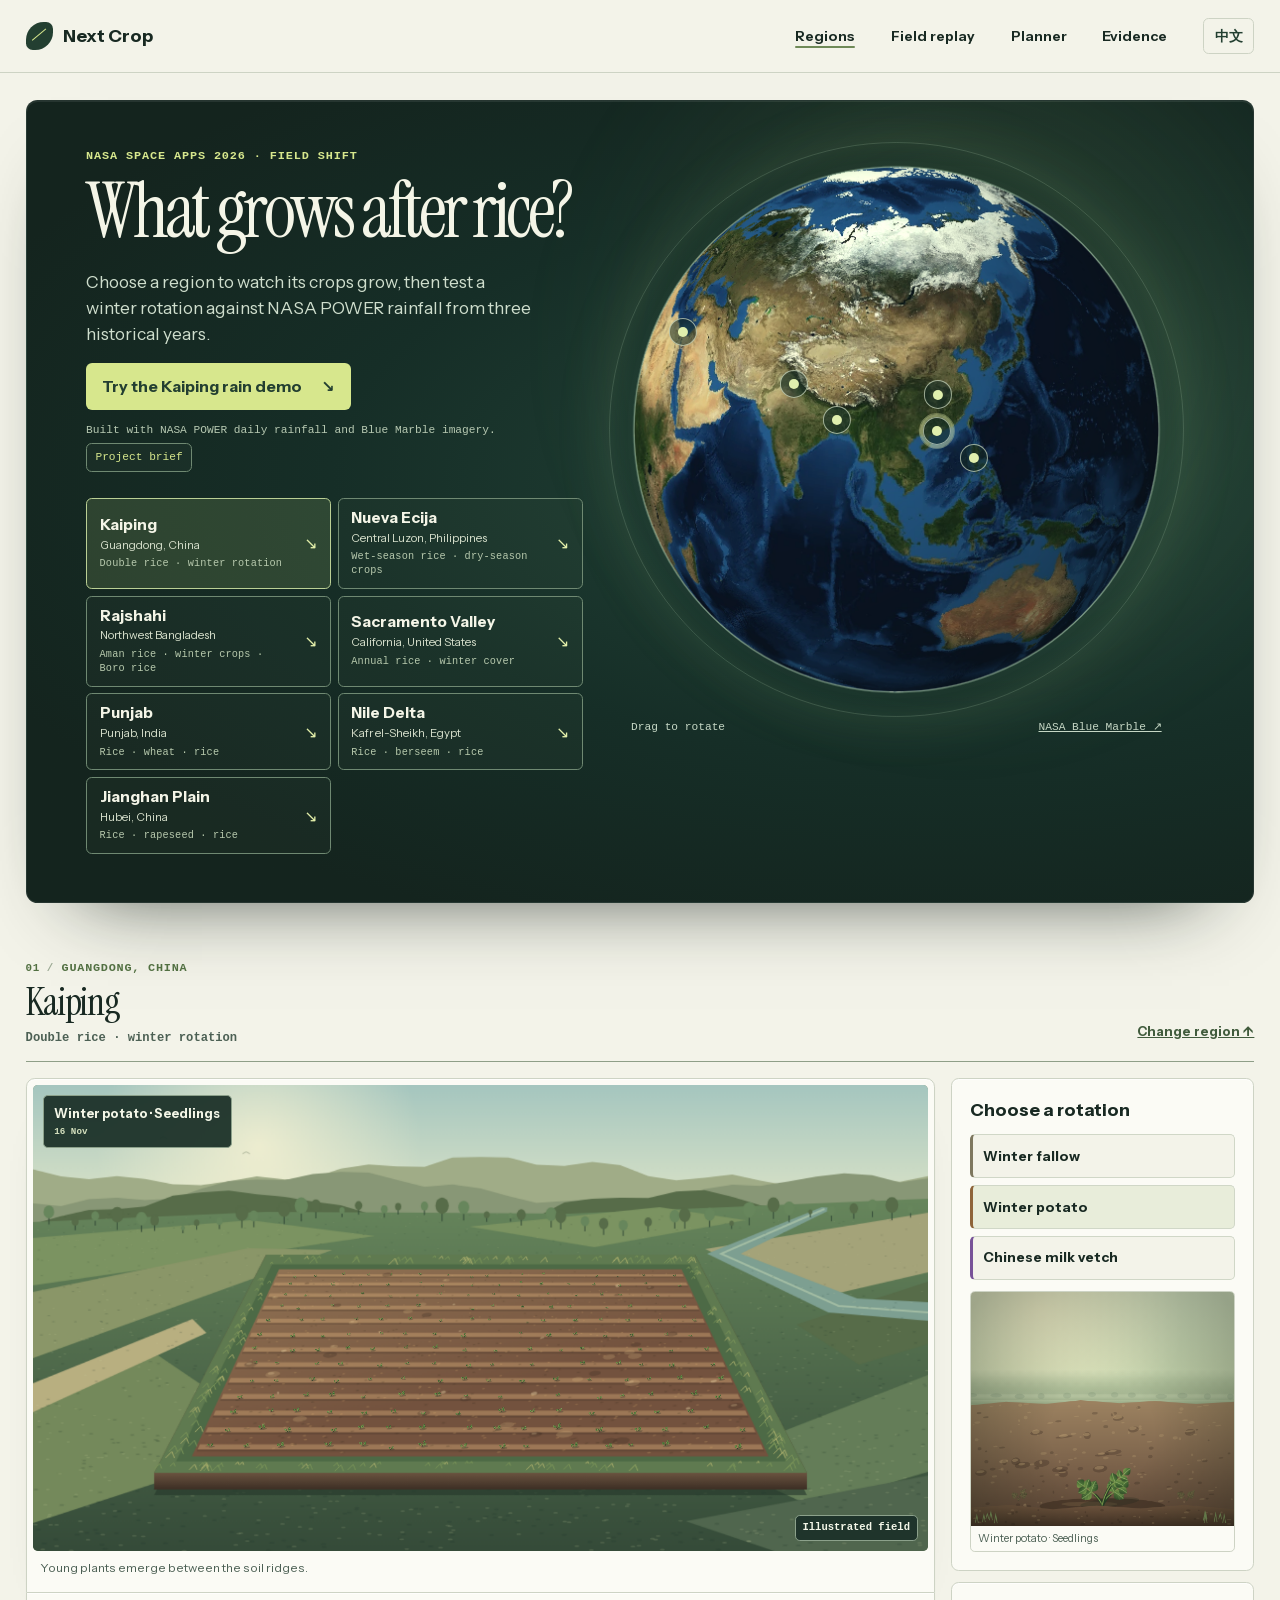
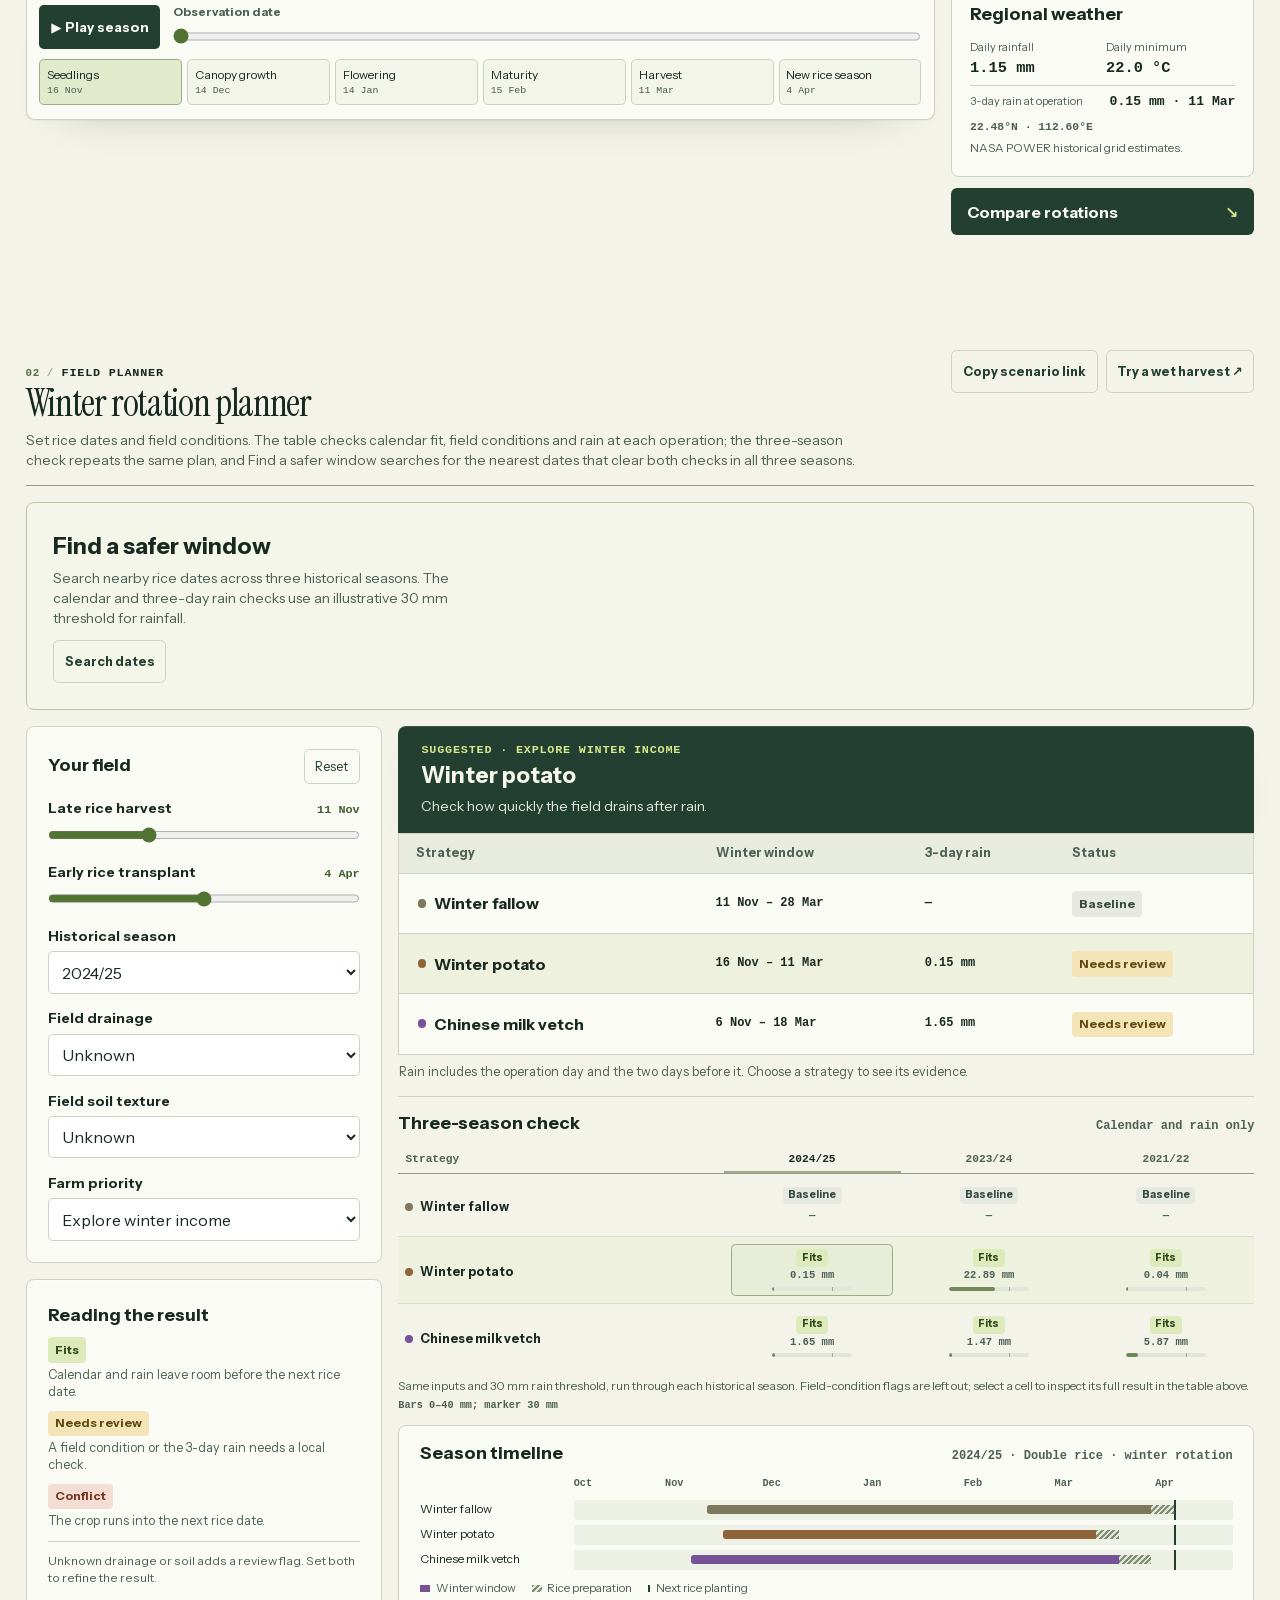
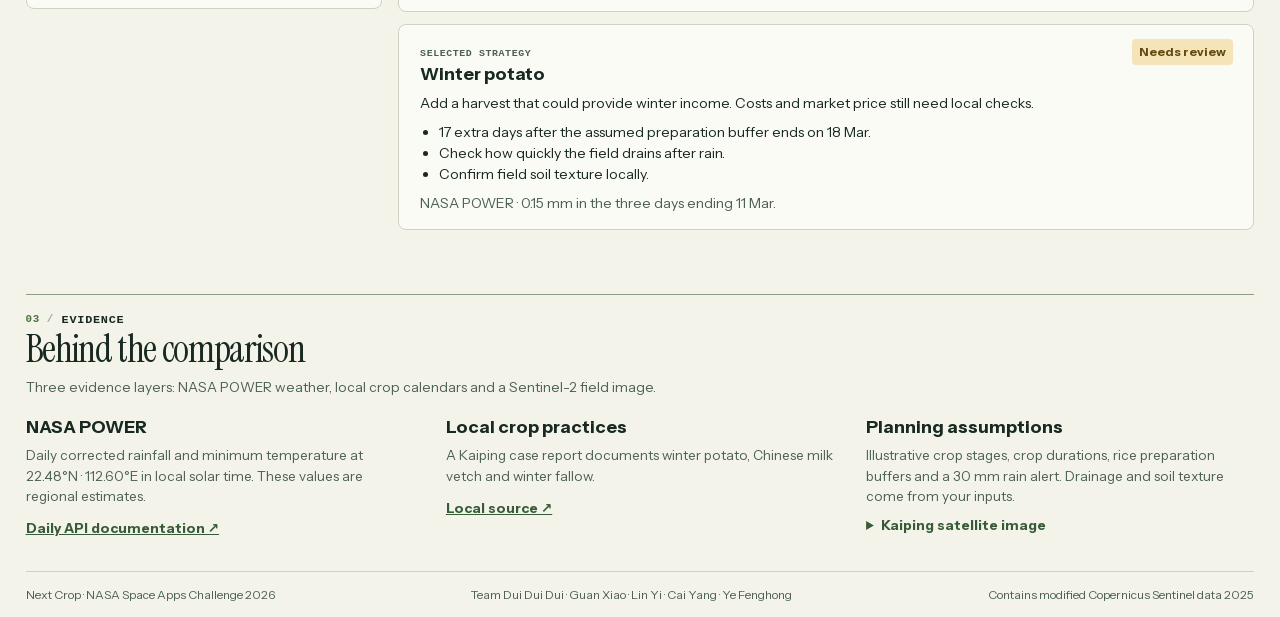
<file: index.html>
<!doctype html>
<html lang="en">
<head>
  <meta charset="utf-8">
  <meta name="viewport" content="width=device-width, initial-scale=1">
  <meta name="description" content="A field-level rice rotation planner for seven landscapes. Compare winter crops, replay the field and find a safer rice-date window with NASA POWER rainfall across three seasons.">
  <meta name="theme-color" content="#142a22">
  <link rel="canonical" href="https://xxyouka.github.io/next-crop/">
  <meta property="og:type" content="website">
  <meta property="og:site_name" content="Next Crop">
  <meta property="og:title" content="Next Crop · What grows after rice?">
  <meta property="og:description" content="A field-level rice rotation planner for seven landscapes, built with NASA POWER rainfall across three historical seasons.">
  <meta property="og:url" content="https://xxyouka.github.io/next-crop/">
  <meta property="og:image" content="https://xxyouka.github.io/next-crop/docs/og.png">
  <meta property="og:image:width" content="1200">
  <meta property="og:image:height" content="630">
  <meta property="og:image:alt" content="Next Crop social card: “What grows after rice?” over a rain-soaked field.">
  <meta name="twitter:card" content="summary_large_image">
  <meta name="twitter:title" content="Next Crop · What grows after rice?">
  <meta name="twitter:description" content="A field-level rice rotation planner built with NASA POWER rainfall for NASA Space Apps 2026.">
  <meta name="twitter:image" content="https://xxyouka.github.io/next-crop/docs/og.png">
  <title>Next Crop · What grows after rice?</title>
  <link rel="icon" href="assets/favicon.svg" type="image/svg+xml">
  <link rel="preload" href="assets/fonts/instrument-sans.woff2" as="font" type="font/woff2" crossorigin>
  <link rel="preload" href="assets/fonts/instrument-serif.woff2" as="font" type="font/woff2" crossorigin>
  <link rel="stylesheet" href="styles.css?v=20261115k">
  <script defer src="assets/weather.js?v=20261115g"></script>
  <script defer src="assets/earth.js?v=20261115g"></script>
  <script defer src="sites.js?v=20261115h"></script>
  <script defer src="model.js?v=20261115g"></script>
  <script defer src="globe.js?v=20261115g"></script>
  <script defer src="plant-art.js?v=20261115j"></script>
  <script defer src="field-art.js?v=20261115j"></script>
  <script defer src="field.js?v=20261115j"></script>
  <script defer src="app.js?v=20261115k"></script>
</head>
<body>
  <a class="skip" href="#atlas" data-t="skip">Skip to the regions</a>
  <header class="top">
    <div class="shell top-inner">
      <a class="brand" href="#atlas"><span class="brand-mark" aria-hidden="true"></span><span data-t="brand">Next Crop</span></a>
      <nav aria-label="Page">
        <span class="nav-marker" aria-hidden="true"></span>
        <button class="nav-toggle" id="nav-toggle" type="button" aria-expanded="false" aria-controls="nav-links">
          <span class="visually-hidden" data-t="sections">Sections</span>
          <span class="nav-toggle-icon" aria-hidden="true"></span>
        </button>
        <div class="nav-links" id="nav-links">
          <a href="#atlas" data-t="atlas">Regions</a>
          <a href="#field" data-t="fieldNav">Field replay</a>
          <a href="#planner" data-t="planner">Planner</a>
          <a href="#evidence" data-t="evidence">Evidence</a>
        </div>
        <button type="button" id="language" lang="zh-Hans">中文</button>
      </nav>
    </div>
    <span id="scroll-progress" class="scroll-progress" aria-hidden="true"></span>
  </header>
  <main class="shell">
    <section id="atlas" class="atlas" aria-labelledby="page-title" tabindex="-1">
      <div class="atlas-intro">
        <div>
          <p class="eyebrow atlas-kicker">NASA Space Apps 2026 · Field Shift</p>
          <h1 id="page-title" data-t="headline" tabindex="-1">What grows after rice?</h1>
          <p class="intro" data-t="intro">Choose a region to watch its crops grow, then test a winter rotation against NASA POWER rainfall from three historical years.</p>
          <button type="button" class="primary" id="atlas-demo"><span data-t="atlasDemo">Try the Kaiping rain demo</span><span aria-hidden="true">↘</span></button>
          <p class="atlas-source"><span data-t="builtWith">Built with NASA POWER daily rainfall and Blue Marble imagery.</span><button type="button" class="text-link" id="brief-open" data-t="briefLink">Project brief</button></p>
        </div>
      </div>
      <figure class="globe-figure">
        <div class="globe-stage">
          <canvas id="globe" width="600" height="600" aria-hidden="true"></canvas>
          <div id="globe-pins"></div>
        </div>
        <figcaption><span data-t="drag">Drag to rotate</span><a href="https://science.nasa.gov/earth/earth-observatory/the-blue-marble-true-color-global-imagery-at-1km-resolution/" target="_blank" rel="noopener">NASA Blue Marble ↗</a></figcaption>
      </figure>
      <div class="atlas-places" id="site-list"></div>
    </section>

    <section id="field" class="field" aria-labelledby="field-title" tabindex="-1">
      <div class="section-heading field-heading">
        <div><p class="eyebrow field-eyebrow"><span class="section-num">01</span><span id="field-location"></span></p><h2 id="field-title" tabindex="-1"></h2><p class="field-system" id="field-system"></p></div>
        <a class="field-back" href="#atlas" data-t="backToAtlas">Change region ↑</a>
      </div>
      <div class="field-layout">
        <div class="field-main">
          <figure class="field-figure">
            <div class="field-view">
              <canvas id="field-art" width="1440" height="750" aria-hidden="true"></canvas>
              <div class="field-stage"><span id="field-stage"></span><time id="field-date"></time></div>
              <span class="field-illustration" data-t="illustration">Illustrated field</span>
            </div>
            <figcaption id="field-caption"></figcaption>
          </figure>
          <div class="field-controls">
            <div class="replay-controls">
              <button type="button" class="play" id="field-play"></button>
              <div class="scrub">
                <label for="field-day" data-t="observe">Observation date</label>
                <input id="field-day" type="range" min="0" max="100" value="0">
              </div>
            </div>
            <div class="field-stages" id="field-stages" role="group" aria-label="Growth stages"></div>
          </div>
        </div>
        <aside class="field-sidebar">
          <div class="field-options">
            <h3 data-t="chooseCrop">Choose a rotation</h3>
            <div id="field-crops" class="field-crops"></div>
            <figure class="crop-closeup">
              <canvas id="crop-art" width="480" height="426" aria-hidden="true"></canvas>
              <figcaption id="closeup-caption">Crop close-up</figcaption>
            </figure>
          </div>
          <div class="field-observation">
            <h3 data-t="observation">Regional weather</h3>
            <dl>
              <div><dt data-t="observedRain">Daily rainfall</dt><dd id="field-rain"></dd></div>
              <div><dt data-t="observedTemp">Daily minimum</dt><dd id="field-temp"></dd></div>
              <div class="window-row"><dt data-t="operationRain">3-day rain at operation</dt><dd id="field-window-rain"></dd></div>
            </dl>
            <p id="field-coordinates"></p>
            <p data-t="weatherScale">NASA POWER historical grid estimates.</p>
          </div>
          <a class="primary" href="#planner"><span data-t="start">Compare rotations</span><span aria-hidden="true">↘</span></a>
        </aside>
      </div>
    </section>

    <section id="planner" class="workspace" aria-labelledby="planner-title" tabindex="-1">
      <div class="section-heading">
        <div>
          <p class="eyebrow section-index"><span class="section-num">02</span><span data-t="plannerSection">Field planner</span></p>
          <h2 id="planner-title" data-t="workspace" tabindex="-1">Winter rotation planner</h2>
          <p class="section-lede" data-t="plannerLede">Set rice dates and field conditions. The table checks calendar fit, field conditions and rain at each operation; the three-season check repeats the same plan, and Find a safer window searches for the nearest dates that clear both checks in all three seasons.</p>
        </div>
        <div class="heading-actions">
          <button class="quiet" type="button" id="copy-link" data-t="copyLink">Copy scenario link</button>
          <button class="quiet demo" type="button" id="wet-demo" data-t="wetDemo">Try a wet harvest ↗</button>
        </div>
        <p id="copy-status" class="visually-hidden" role="status" aria-live="polite"></p>
      </div>
      <section class="field-shift" aria-labelledby="shift-title">
        <div class="shift-intro">
          <h3 id="shift-title" data-t="shiftTitle" tabindex="-1">Find a safer window</h3>
          <p data-t="shiftNote">Search nearby rice dates across three historical seasons. The calendar and three-day rain checks use an illustrative 30 mm threshold for rainfall.</p>
        </div>
        <div id="shift-compare" class="shift-compare" hidden>
          <p id="shift-context" class="shift-context"></p>
          <p class="shift-metric" data-t="shiftMetric">Rain on the crop operation day and the two days before</p>
          <div>
            <span id="shift-now-plan">Current plan</span>
            <strong id="shift-now-rain"></strong>
            <small id="shift-now-date"></small>
          </div>
          <span class="shift-arrow" aria-hidden="true">→</span>
          <div class="shift-next">
            <span id="shift-new-plan">Suggested plan</span>
            <strong id="shift-new-rain"></strong>
            <small id="shift-new-date"></small>
          </div>
        </div>
        <p id="shift-status" class="shift-status" role="status"></p>
        <div class="shift-actions">
          <button class="quiet" type="button" id="find-shift" data-t="findShift">Search dates</button>
          <button class="quiet shift-apply" type="button" id="apply-shift" data-t="applyShift" hidden>Apply this window</button>
          <button class="quiet" type="button" id="replay-shift" data-t="shiftReplay" hidden>Replay operation</button>
          <a class="quiet shift-link" href="#season-check-title" id="shift-seasons" data-t="seasonCheck" hidden>Three-season check</a>
        </div>
      </section>
      <div class="planner-grid">
        <div class="settings-column">
          <form id="field-settings" class="settings">
            <div class="settings-head"><h3 data-t="inputs">Your field</h3><button class="quiet" type="reset" data-t="reset">Reset</button></div>
            <label for="harvest" class="range-label"><span id="harvest-label">Late rice harvest</span><output id="harvest-value" for="harvest"></output></label>
            <input type="range" id="harvest" min="0" max="35" value="11">
            <label for="transplant" class="range-label"><span id="transplant-label">Early rice transplant</span><output id="transplant-value" for="transplant"></output></label>
            <input type="range" id="transplant" min="0" max="30" value="15">
            <label for="season" data-t="season">Historical season</label>
            <select id="season"><option value="2024">2024/25</option><option value="2023">2023/24</option><option value="2021">2021/22</option></select>
            <label for="drainage" data-t="drainage">Field drainage</label>
            <select id="drainage"><option value="unknown" data-t="unknown">Unknown</option><option value="good" data-t="good">Drains well</option><option value="poor" data-t="poor">Water tends to pool</option></select>
            <label for="soil" data-t="soil">Field soil texture</label>
            <select id="soil"><option value="unknown" data-t="unknown">Unknown</option><option value="loam" data-t="loam">Loamy</option><option value="sand" data-t="sand">Sandy</option><option value="clay" data-t="clay">Heavy clay</option></select>
            <label for="priority" data-t="priority">Farm priority</label>
            <select id="priority"><option value="rice" data-t="keepRice">Keep rice on schedule</option><option value="income" data-t="income">Explore winter income</option><option value="cover" data-t="cover">Keep soil covered</option></select>
          </form>
          <aside class="reading-guide" aria-labelledby="reading-guide-title">
            <h3 id="reading-guide-title" data-t="readingGuide">Reading the result</h3>
            <dl>
              <div><dt><span class="status" data-state="fits" data-t="fitsShort">Fits</span></dt><dd data-t="guideFits">Calendar and rain leave room before the next rice date.</dd></div>
              <div><dt><span class="status" data-state="review" data-t="review">Needs review</span></dt><dd data-t="guideReview">A field condition or the 3-day rain needs a local check.</dd></div>
              <div><dt><span class="status" data-state="conflict" data-t="conflictShort">Conflict</span></dt><dd data-t="guideConflict">The crop runs into the next rice date.</dd></div>
            </dl>
            <p data-t="guideNote">Unknown drainage or soil adds a review flag. Set both to refine the result.</p>
          </aside>
        </div>

        <div class="results">
          <div class="summary" aria-live="polite" aria-atomic="true">
            <p id="summary-label" class="eyebrow"></p><p id="summary-title"></p><p id="summary-detail"></p>
          </div>
          <div class="table-scroll" tabindex="0" role="region" aria-labelledby="comparison-title">
            <table>
              <caption id="comparison-title" class="visually-hidden" data-t="compare">Winter rotation comparison</caption>
              <thead><tr>
                <th scope="col" data-t="strategy">Strategy</th>
                <th scope="col" data-t="window">Winter window</th>
                <th scope="col" data-t="rainHead">3-day rain</th>
                <th scope="col" data-t="status">Status</th>
              </tr></thead>
              <tbody id="comparison"></tbody>
            </table>
          </div>
          <p class="table-note" data-t="rainNote">Rain includes the operation day and the two days before it. Choose a strategy to see its evidence.</p>
          <section class="season-check">
            <div class="detail-head"><h3 id="season-check-title" data-t="seasonCheck" tabindex="-1">Three-season check</h3><span class="section-context" data-t="seasonCheckContext">Calendar and rain only</span></div>
            <div class="table-scroll season-scroll" tabindex="0" role="region" aria-labelledby="season-check-title">
              <table class="season-table">
                <caption class="visually-hidden" data-t="seasonCaption">Same plan in each historical season</caption>
                <thead id="season-head"></thead>
                <tbody id="season-body"></tbody>
              </table>
            </div>
            <p class="season-note" data-t="seasonCheckNote">Same inputs and 30 mm rain threshold, run through each historical season. Field-condition flags are left out; select a cell to inspect its full result in the table above.</p>
            <p class="season-scale" data-t="seasonScale">Bars 0–40 mm; marker 30 mm</p>
          </section>
          <section class="timeline" aria-labelledby="timeline-title">
            <div class="detail-head"><h3 id="timeline-title" data-t="timeline">Season timeline</h3><span id="rotation-context" class="section-context"></span></div>
            <div class="timeline-rows" id="timeline-rows" aria-hidden="true"></div>
            <div class="timeline-legend" aria-hidden="true"><span data-t="cropWindow">Winter window</span><span data-t="prepWindow">Rice preparation</span><span data-t="riceMarker">Next rice planting</span></div>
          </section>
          <article class="detail" id="strategy-detail" aria-labelledby="detail-title">
            <div class="detail-head"><div class="detail-title-group"><p class="detail-kicker" data-t="selectedStrategy">Selected strategy</p><h3 id="detail-title"></h3></div><span id="detail-tag" class="status"></span></div>
            <p id="detail-benefit"></p>
            <ul id="detail-reasons"></ul>
            <p id="detail-rain"></p>
          </article>
        </div>
      </div>
    </section>

    <section class="sources" id="evidence" aria-labelledby="evidence-title" tabindex="-1">
      <p class="eyebrow section-index"><span class="section-num">03</span><span data-t="evidenceSection">Evidence</span></p>
      <h2 id="evidence-title" data-t="behind" tabindex="-1">Behind the comparison</h2>
      <p class="section-lede" data-t="evidenceLede">Three evidence layers: NASA POWER weather, local crop calendars and a Sentinel-2 field image.</p>
      <div class="source-grid">
        <div><h3 data-t="sourceWeather">NASA POWER</h3><p id="source-weather"></p><a href="https://power.larc.nasa.gov/docs/services/api/temporal/daily/" target="_blank" rel="noopener" data-t="powerLink">Daily API documentation ↗</a></div>
        <div><h3 data-t="sourceLocal">Local crop practices</h3><p id="source-local"></p><a id="source-link" target="_blank" rel="noopener" data-t="localLink">Local source ↗</a></div>
        <div><h3 data-t="sourceRules">Planning assumptions</h3><p data-t="sourceRulesDesc">Illustrative crop stages, crop durations, rice preparation buffers and a 30 mm rain alert. Drainage and soil texture come from your inputs.</p><details id="kaiping-image"><summary data-t="viewImage">Kaiping satellite image</summary>
          <img src="assets/kaiping.webp" width="1080" height="850" alt="Sentinel-2A true-colour image of agricultural fields near Kaiping, January 2025." loading="lazy">
          <a href="https://earth-search.aws.element84.com/v1/collections/sentinel-2-l2a/items/S2A_49QFE_20250103_0_L2A" target="_blank" rel="noopener" data-t="imageLink">Sentinel-2A image record ↗</a>
        </details></div>
      </div>
    </section>
  </main>
  <footer class="shell footer"><span data-t="footer">Next Crop · NASA Space Apps Challenge 2026</span><span class="footer-team">Team Dui Dui Dui · Guan Xiao · Lin Yi · Cai Yang · Ye Fenghong</span><span>Contains modified Copernicus Sentinel data 2025</span></footer>
  <dialog id="brief" class="brief" aria-labelledby="brief-title">
    <div class="brief-inner">
      <div class="brief-head">
        <p class="eyebrow" data-t="briefKicker">NASA Space Apps 2026 · Field Shift</p>
        <button type="button" class="brief-close" id="brief-close"><span aria-hidden="true">×</span><span class="visually-hidden" data-t="briefClose">Close</span></button>
      </div>
      <h2 id="brief-title" data-t="briefTitle">Plan the weeks after rice</h2>
      <p class="brief-lede" data-t="briefLede">Rice farmers have a narrow window between harvest and the next transplant. Next Crop tests whether a winter crop fits — and whether the weather at its operation date cooperates.</p>
      <p class="brief-team">Team Dui Dui Dui · Guan Xiao · Lin Yi · Cai Yang · Ye Fenghong</p>
      <div class="brief-stats">
        <div class="brief-stat"><strong data-t="briefStatRegions">7</strong><span data-t="briefRegions">rice regions</span></div>
        <div class="brief-stat"><strong data-t="briefStatCrops">10</strong><span data-t="briefCrops">winter crops</span></div>
        <div class="brief-stat"><strong data-t="briefStatSeasons">3</strong><span data-t="briefSeasons">NASA POWER seasons</span></div>
        <div class="brief-stat"><strong data-t="briefStatDays">6,580</strong><span data-t="briefDays">daily weather records</span></div>
      </div>
      <div class="brief-grid">
        <section><h3 data-t="briefProblemTitle">The problem</h3><p data-t="briefProblem">A late rice harvest, a wet operation day or an unknown field can turn a good rotation into a missed rice season.</p></section>
        <section><h3 data-t="briefApproachTitle">What we built</h3><p data-t="briefApproach">Pick one of seven rice landscapes, replay the crop, compare rotations, then test the same plan against three NASA POWER seasons. A field-shift search finds the nearest rice-date window that clears both checks in all three seasons.</p></section>
        <section><h3 data-t="briefDataTitle">NASA data</h3><p data-t="briefData">NASA POWER daily corrected precipitation and minimum temperature; NASA Blue Marble imagery; a Copernicus Sentinel-2 context image.</p></section>
      </div>
      <section class="brief-method"><h3 data-t="briefMethodTitle">Method and limits</h3><p data-t="briefMethod">Regional sources inform the crop scenarios. The planner sums rain on the operation day and the two preceding days, using an illustrative 30 mm review threshold and fixed crop durations and stages. Weather is a regional grid estimate; check locally before planting.</p></section>
      <section class="brief-demo"><h3 data-t="briefDemoTitle">Try it in 30 seconds</h3><ol>
        <li data-t="briefDemo1">Start with Kaiping and winter potato in 2024/25.</li>
        <li data-t="briefDemo2">Select Try a wet harvest: the plan switches to 2023/24, the field jumps to 11 March 2024, and the three-day total is 39.34 mm.</li>
        <li data-t="briefDemo3">Switch the season to 2024/25: the corresponding operation falls to 0.59 mm.</li>
        <li data-t="briefDemo4">Open the three-season check and click 2023/24 to see the wet window.</li>
        <li data-t="briefDemo5">Select Find a safer window. Moving late rice harvest one day earlier lowers three-day rain at the potato harvest to 22.89 mm. All three seasons pass the calendar and rain checks.</li>
      </ol></section>
      <div class="brief-actions">
        <button type="button" class="primary" id="brief-demo-start" data-t="briefStart">Run the wet-harvest demo</button>
        <a class="quiet" href="docs/Next-Crop-Demo-Deck.pdf" target="_blank" rel="noopener" data-t="briefDeck">7-slide demo (PDF)</a>
        <a class="quiet" href="docs/Next-Crop-Demo.mp4" target="_blank" rel="noopener" data-t="briefVideo">Demo video</a>
        <a class="quiet" href="docs/Next-Crop-Judge-Brief.pdf" target="_blank" rel="noopener" data-t="briefPdf">One-page brief (PDF)</a>
        <button type="button" class="quiet" id="brief-close-2" data-t="briefClose">Close</button>
      </div>
    </div>
  </dialog>
</body>
</html>
</file>
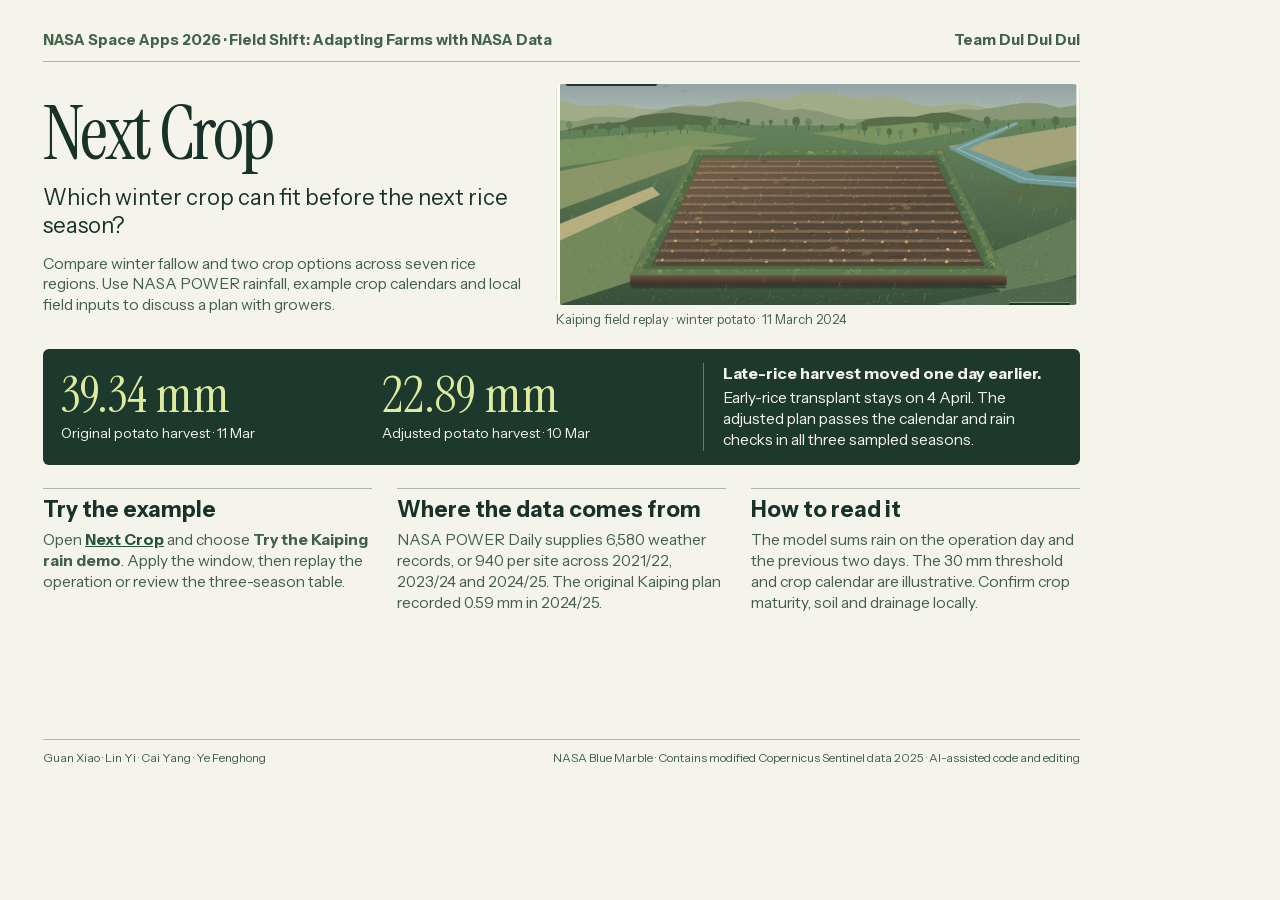
<file: docs/brief.html>
<!doctype html>
<html lang="en">
<head>
  <meta charset="utf-8">
  <title>Next Crop · One-page judge brief</title>
  <style>
    @font-face { font-family: "Instrument Sans"; src: url("../assets/fonts/instrument-sans.woff2"); font-weight: 400 700; }
    @font-face { font-family: "Instrument Serif"; src: url("../assets/fonts/instrument-serif.woff2"); }
    @page { size: A4 landscape; margin: 0; }
    * { box-sizing: border-box; }
    body { margin: 0; color: #193227; background: #f5f4eb; font: 15.5px/1.35 "Instrument Sans", sans-serif; print-color-adjust: exact; }
    main { width: 297mm; min-height: 209.5mm; padding: 30px 43px 26px; display: flex; flex-direction: column; }
    h1, h2, h3, p, figure { margin: 0; }
    h1 { font: 400 76px/.98 "Instrument Serif", serif; letter-spacing: -.04em; }
    h2 { margin-bottom: 7px; font-size: 22px; line-height: 1.12; }
    .header { display: flex; justify-content: space-between; gap: 12px; padding-bottom: 11px; border-bottom: 1px solid #aab9a2; color: #426348; font-size: 15px; font-weight: 700; }
    .intro { display: grid; grid-template-columns: .96fr 1.04fr; gap: 30px; align-items: center; margin: 22px 0 20px; }
    .intro .lede { margin: 13px 0; font-size: 22px; line-height: 1.28; }
    .intro .summary { color: #425e4d; }
    .photo { display: block; width: 100%; height: 221px; object-fit: cover; border-radius: 7px; }
    figcaption { margin-top: 6px; color: #426348; font-size: 13px; }
    .result { display: grid; grid-template-columns: 1fr 1fr 1.2fr; gap: 22px; background: #1d392d; color: #f5f4eb; border-radius: 6px; padding: 14px 18px; align-items: center; }
    .result strong { display: block; font: 400 51px/.98 "Instrument Serif", serif; color: #ddeb9e; }
    .result small { display: block; margin-top: 3px; font-size: 14px; }
    .result .action { border-left: 1px solid #64806c; padding-left: 19px; }
    .result .action b { display: block; margin-bottom: 4px; font-size: 16px; }
    .facts { display: grid; grid-template-columns: 1fr 1fr 1fr; gap: 25px; margin-top: 23px; }
    .facts > section { border-top: 1px solid #aab9a2; padding-top: 9px; }
    .facts p { color: #425e4d; }
    .facts a { color: #28543a; font-weight: 700; }
    footer { margin-top: auto; display: flex; gap: 18px; flex-wrap: wrap; justify-content: space-between; padding-top: 10px; border-top: 1px solid #aab9a2; color: #425e4d; font-size: 12px; }
  </style>
</head>
<body>
  <main>
    <div class="header"><span>NASA Space Apps 2026 · Field Shift: Adapting Farms with NASA Data</span><span>Team Dui Dui Dui</span></div>
    <div class="intro">
      <div>
        <h1>Next Crop</h1>
        <p class="lede">Which winter crop can fit before the next rice season?</p>
        <p class="summary">Compare winter fallow and two crop options across seven rice regions. Use NASA POWER rainfall, example crop calendars and local field inputs to discuss a plan with growers.</p>
      </div>
      <figure><img class="photo" src="field-wet.png" alt="Illustrated wet winter-potato harvest in the Next Crop app"><figcaption>Kaiping field replay · winter potato · 11 March 2024</figcaption></figure>
    </div>
    <section class="result" aria-label="Kaiping before and after example">
      <div><strong>39.34 mm</strong><small>Original potato harvest · 11 Mar</small></div>
      <div><strong>22.89 mm</strong><small>Adjusted potato harvest · 10 Mar</small></div>
      <div class="action"><b>Late-rice harvest moved one day earlier.</b>Early-rice transplant stays on 4 April. The adjusted plan passes the calendar and rain checks in all three sampled seasons.</div>
    </section>
    <div class="facts">
      <section><h2>Try the example</h2><p>Open <a href="https://xxyouka.github.io/next-crop/">Next Crop</a> and choose <strong>Try the Kaiping rain demo</strong>. Apply the window, then replay the operation or review the three-season table.</p></section>
      <section><h2>Where the data comes from</h2><p>NASA POWER Daily supplies 6,580 weather records, or 940 per site across 2021/22, 2023/24 and 2024/25. The original Kaiping plan recorded 0.59 mm in 2024/25.</p></section>
      <section><h2>How to read it</h2><p>The model sums rain on the operation day and the previous two days. The 30 mm threshold and crop calendar are illustrative. Confirm crop maturity, soil and drainage locally.</p></section>
    </div>
    <footer><span>Guan Xiao · Lin Yi · Cai Yang · Ye Fenghong</span><span>NASA Blue Marble · Contains modified Copernicus Sentinel data 2025 · AI-assisted code and editing</span></footer>
  </main>
</body>
</html>
</file>
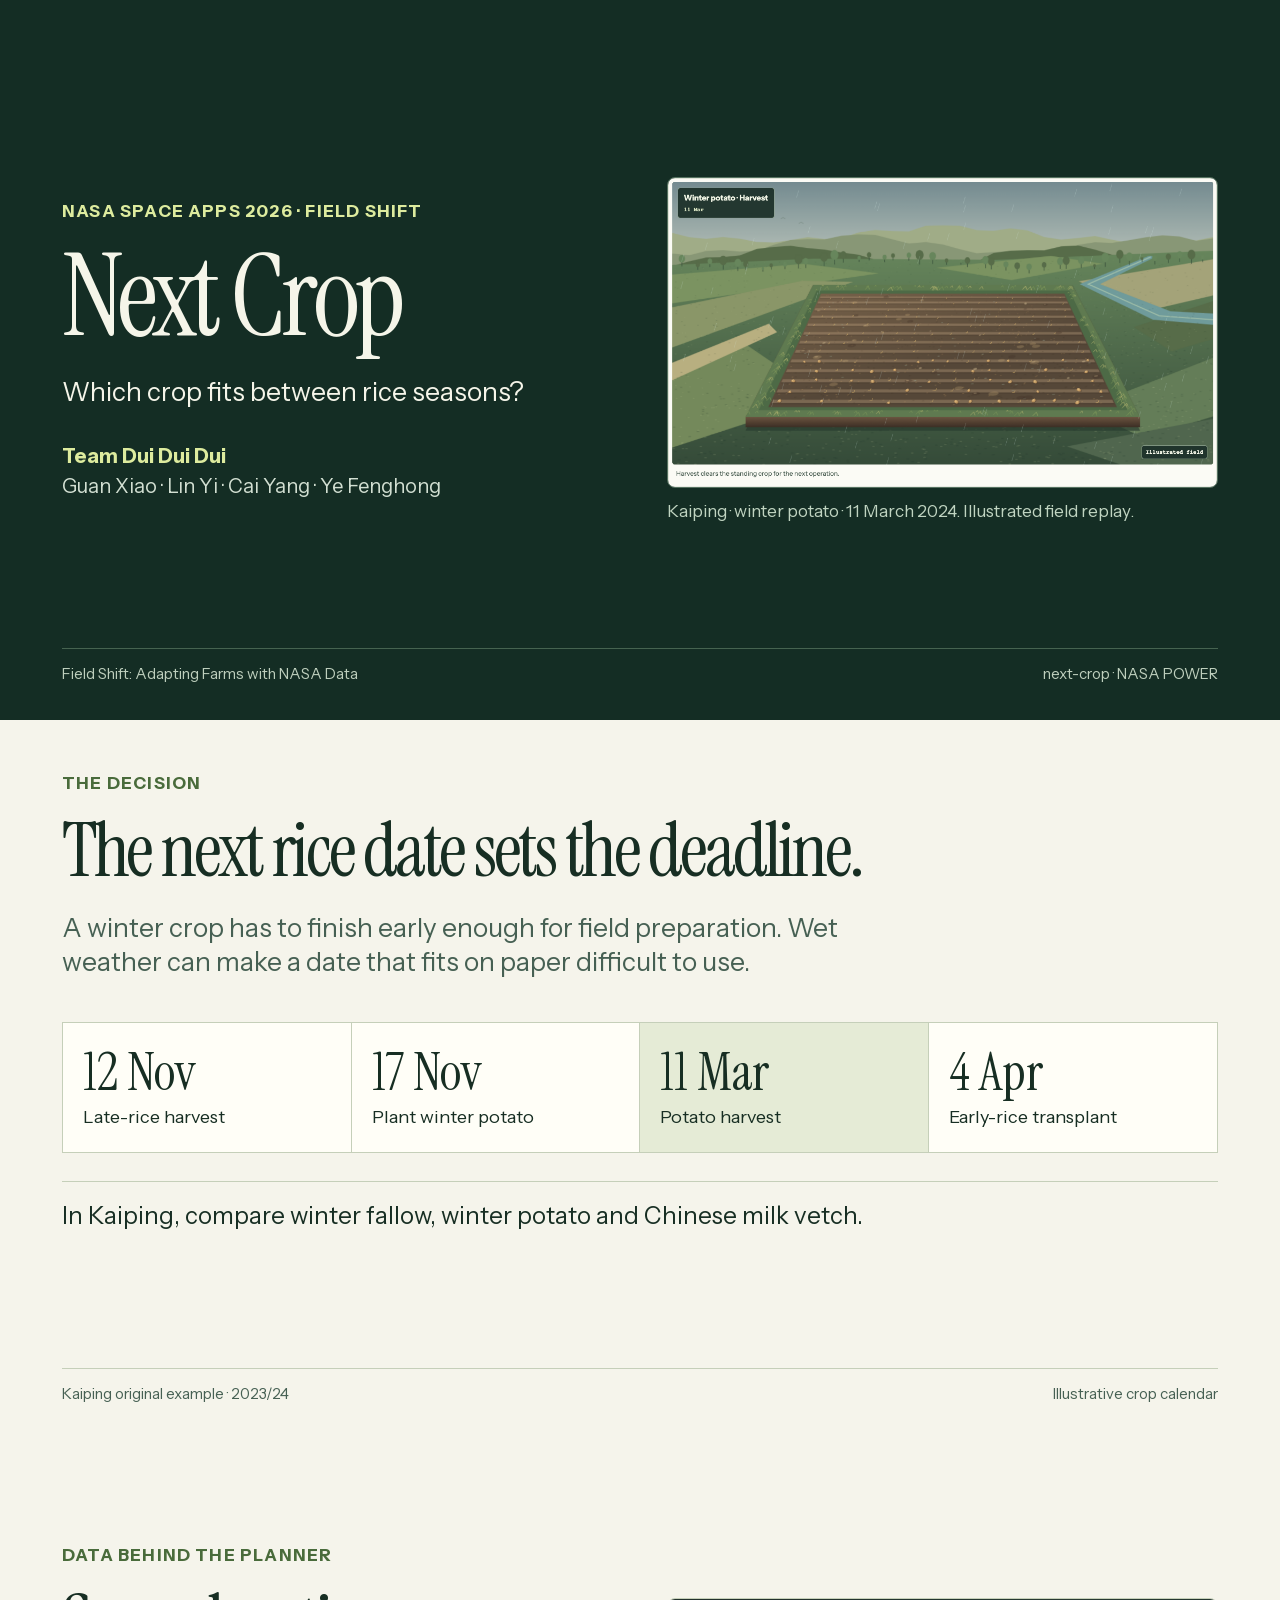
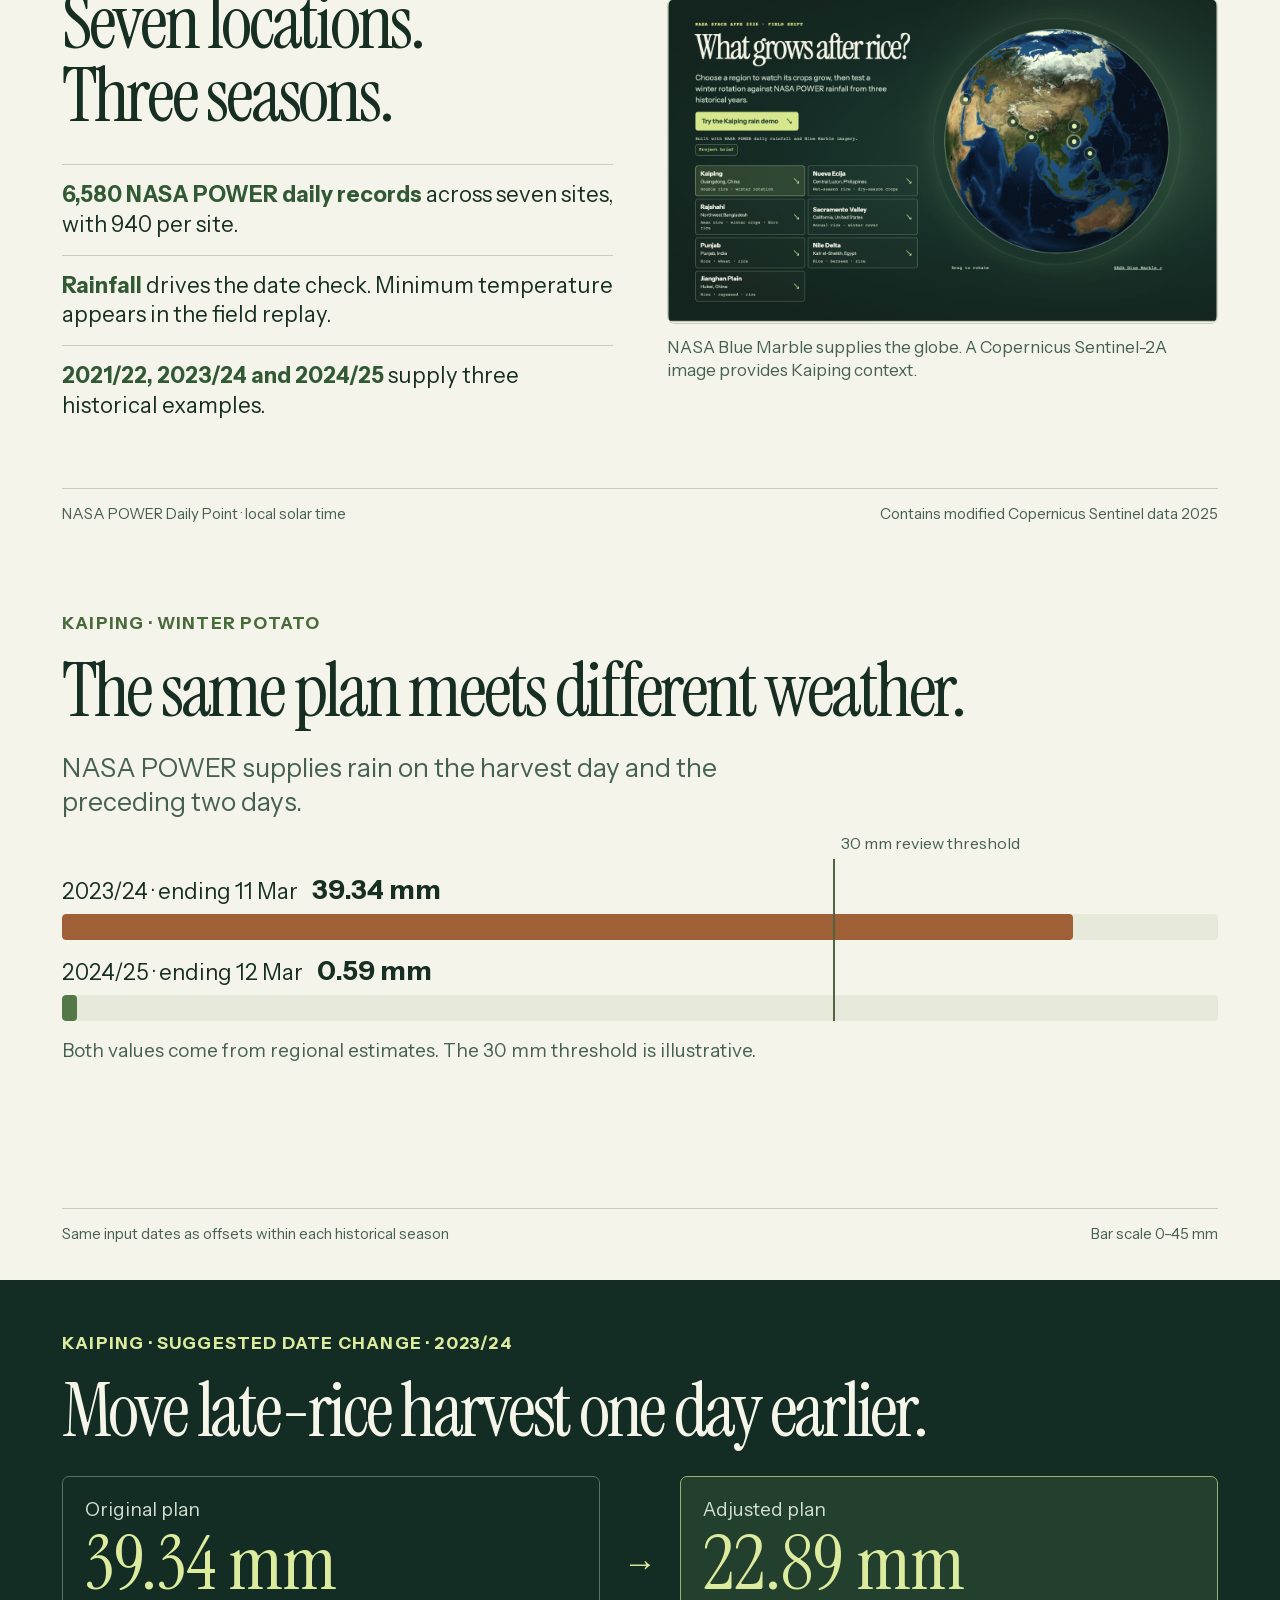
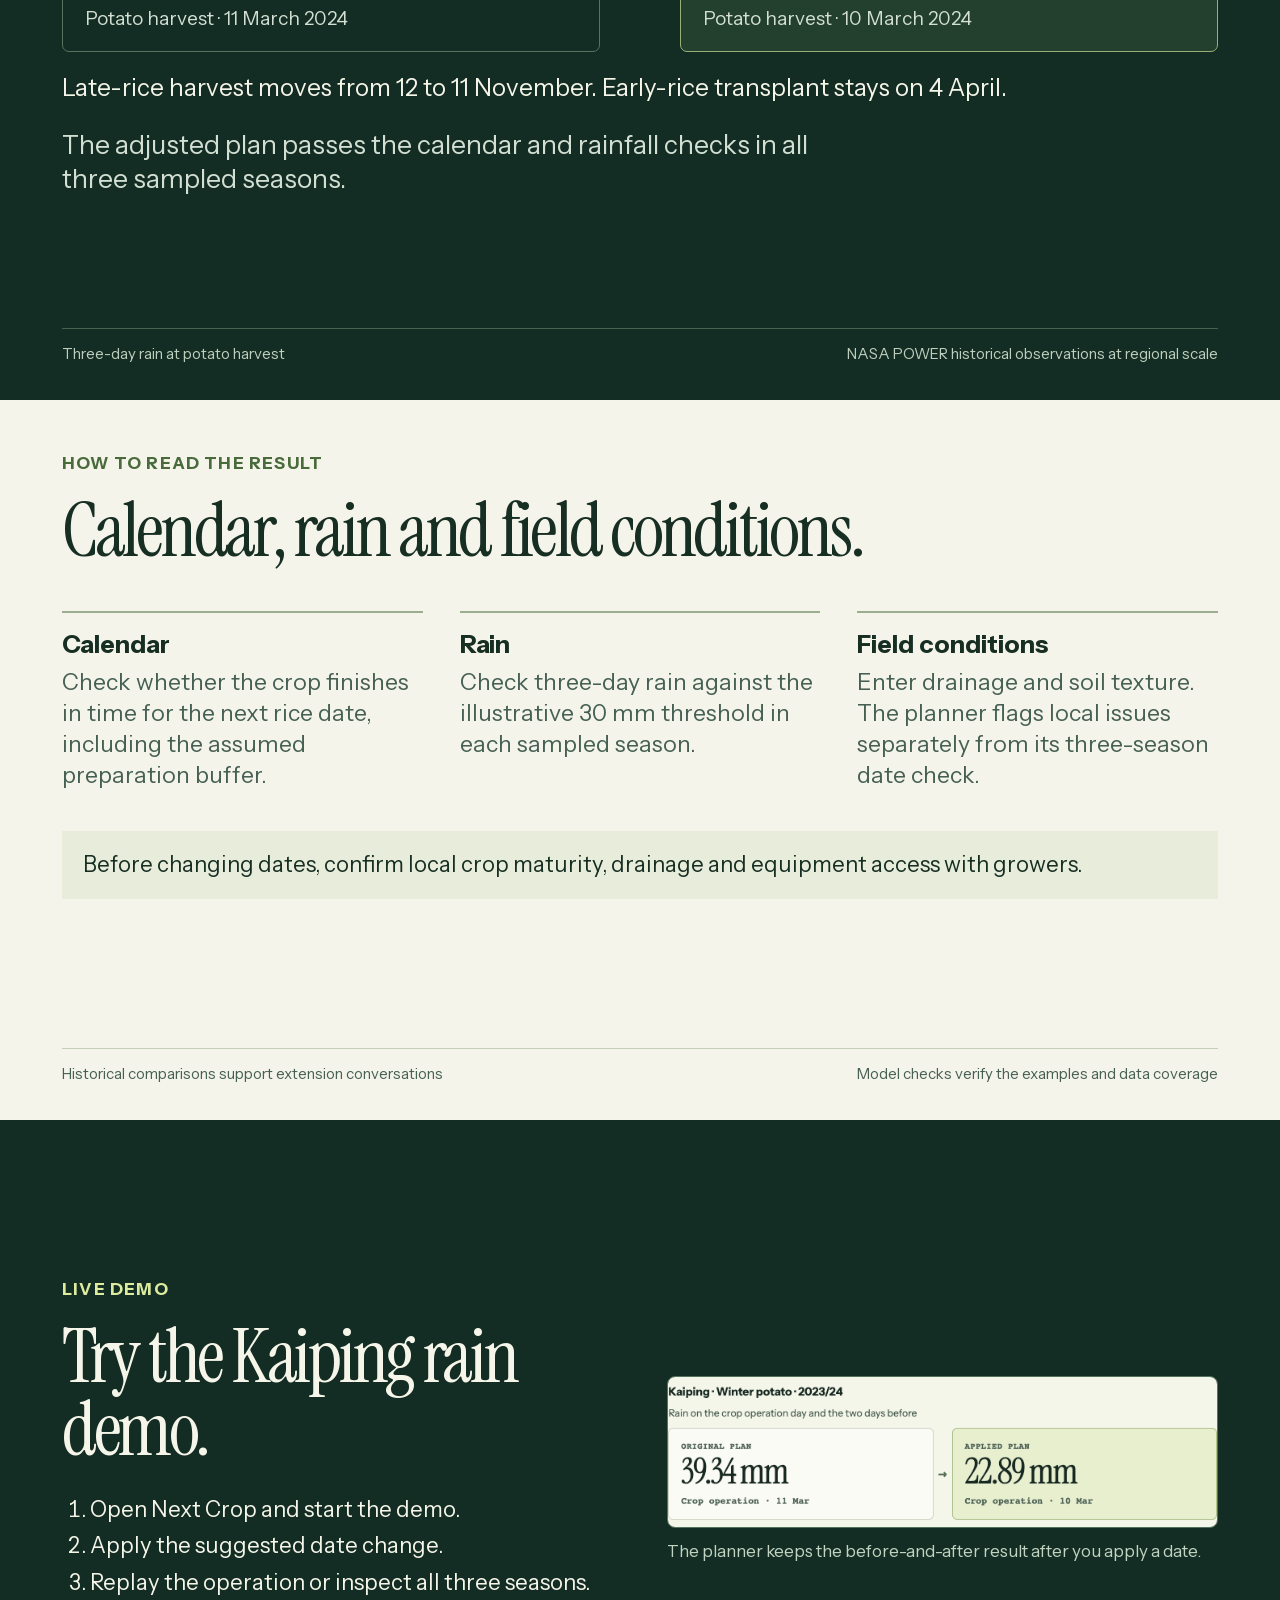
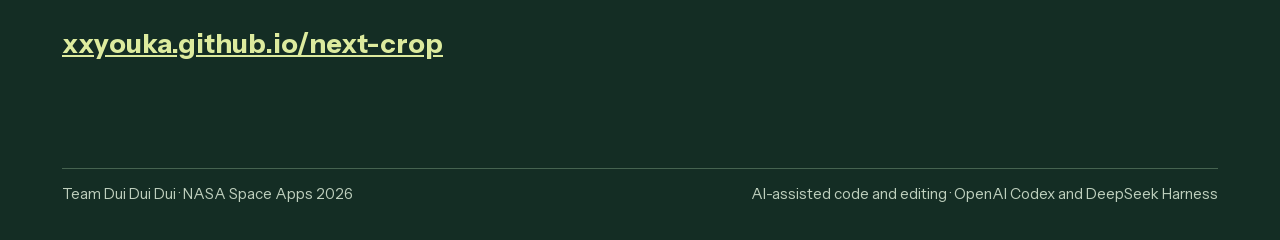
<file: docs/demo-deck.html>
<!doctype html>
<html lang="en">
<head>
  <meta charset="utf-8">
  <title>Next Crop · NASA Space Apps 2026 Demo</title>
  <style>
    @font-face { font-family: "Instrument Sans"; src: url("../assets/fonts/instrument-sans.woff2"); font-weight: 400 700; }
    @font-face { font-family: "Instrument Serif"; src: url("../assets/fonts/instrument-serif.woff2"); }
    @page { size: 1280px 720px; margin: 0; }
    * { box-sizing: border-box; }
    :root { --ink: #172e23; --muted: #466053; --paper: #f5f4eb; --lime: #ddeb9e; --line: #c5cfb9; }
    body { margin: 0; color: var(--ink); font: 22px/1.35 "Instrument Sans", sans-serif; print-color-adjust: exact; }
    .slide { width: 1280px; min-height: 720px; padding: 52px 62px 36px; display: flex; flex-direction: column; background: var(--paper); break-after: page; }
    .slide:last-child { break-after: auto; }
    .dark { background: #142d24; color: #f5f5e9; }
    .dark a { color: var(--lime); }
    h1, h2, p, ul, figure { margin: 0; }
    h1, h2 { font: 400 76px/.96 "Instrument Serif", serif; letter-spacing: -.043em; }
    h1 { font-size: 114px; }
    h3 { margin: 0 0 8px; font-size: 25px; line-height: 1.15; }
    .kicker { margin-bottom: 20px; color: #496b3b; font-size: 17px; font-weight: 700; letter-spacing: .07em; text-transform: uppercase; }
    .dark .kicker { color: var(--lime); }
    .lede { margin-top: 23px; max-width: 46ch; font-size: 26px; line-height: 1.32; }
    .subtle { color: var(--muted); }
    .dark .subtle { color: #d2dfd2; }
    .split { display: grid; grid-template-columns: minmax(0, 1fr) minmax(0, 1fr); align-items: center; gap: 54px; flex: 1; }
    .image { display: block; width: 100%; border: 1px solid var(--line); border-radius: 8px; }
    .dark .image { border-color: #557260; }
    figcaption { margin-top: 12px; color: var(--muted); font-size: 17px; }
    .dark figcaption { color: #c0d4c1; }
    footer { margin-top: auto; padding-top: 15px; border-top: 1px solid var(--line); display: flex; justify-content: space-between; gap: 24px; color: var(--muted); font-size: 15px; }
    .dark footer { border-color: #466350; color: #becfbd; }
    .team { margin-top: 34px; font-size: 20px; color: #d2dfd2; }
    .team strong { display: block; margin-bottom: 3px; color: var(--lime); }
    .timeline { list-style: none; padding: 0; margin: 42px 0 28px; display: grid; grid-template-columns: repeat(4, 1fr); border: 1px solid var(--line); }
    .timeline li { padding: 23px 20px; border-right: 1px solid var(--line); background: #fffef7; }
    .timeline li:last-child { border-right: 0; }
    .timeline li:nth-child(3) { background: #e5ebd6; }
    .timeline strong { display: block; font: 400 52px/1.05 "Instrument Serif", serif; }
    .timeline span { display: block; margin-top: 5px; font-size: 18px; }
    .choices { padding: 18px 0; border-top: 1px solid var(--line); font-size: 24px; }
    .facts { list-style: none; padding: 0; margin: 31px 0 0; }
    .facts li { padding: 15px 0; border-top: 1px solid var(--line); }
    .facts strong { color: #315934; }
    .chart { position: relative; margin: 39px 0 17px; }
    .chart-label { display: flex; gap: 14px; align-items: baseline; font-size: 22px; margin: 13px 0 6px; }
    .chart-label strong { font-size: 27px; }
    .bar { height: 26px; border-radius: 4px; background: #e7eadb; overflow: hidden; }
    .bar > span { display: block; height: 100%; background: #557946; border-radius: 4px; }
    .bar.wet > span { background: #9f5f37; }
    .threshold { position: absolute; top: 0; bottom: 0; left: 66.667%; width: 2px; background: #526344; }
    .threshold-label { position: absolute; top: -26px; left: calc(66.667% + 8px); font-size: 16px; color: var(--muted); }
    .note { color: var(--muted); font-size: 19px; }
    .shift { margin: 28px 0 20px; display: grid; grid-template-columns: 1fr auto 1fr; align-items: center; gap: 23px; }
    .shift > div { padding: 20px 22px; border: 1px solid #547360; border-radius: 7px; }
    .shift > div:last-child { background: #233f2e; border-color: #9aaf76; }
    .shift small { display: block; color: #d2dfd2; font-size: 19px; }
    .shift strong { display: block; margin: 3px 0 5px; color: var(--lime); font: 400 76px/.99 "Instrument Serif", serif; }
    .shift .arrow { color: var(--lime); font-size: 34px; }
    .changes { font-size: 24px; }
    .columns { display: grid; grid-template-columns: repeat(3, 1fr); gap: 37px; margin: 43px 0 28px; }
    .columns > section { border-top: 2px solid #9bae8f; padding-top: 17px; }
    .columns p { color: var(--muted); font-size: 23px; }
    .review { margin-top: 12px; padding: 19px 21px; background: #e8eddb; font-size: 22px; }
    .try-steps { margin: 28px 0; padding-left: 28px; }
    .try-steps li { margin-bottom: 7px; }
    .url { font-size: 27px; font-weight: 700; overflow-wrap: anywhere; }
  </style>
</head>
<body>
  <section class="slide dark">
    <div class="split">
      <div>
        <p class="kicker">NASA Space Apps 2026 · Field Shift</p>
        <h1>Next Crop</h1>
        <p class="lede">Which crop fits between rice seasons?</p>
        <p class="team"><strong>Team Dui Dui Dui</strong>Guan Xiao · Lin Yi · Cai Yang · Ye Fenghong</p>
      </div>
      <figure><img class="image" src="field-wet.png" alt="Next Crop field replay at a wet Kaiping potato harvest"><figcaption>Kaiping · winter potato · 11 March 2024. Illustrated field replay.</figcaption></figure>
    </div>
    <footer><span>Field Shift: Adapting Farms with NASA Data</span><span>next-crop · NASA POWER</span></footer>
  </section>

  <section class="slide">
    <p class="kicker">The decision</p>
    <h2>The next rice date sets the deadline.</h2>
    <p class="lede subtle">A winter crop has to finish early enough for field preparation. Wet weather can make a date that fits on paper difficult to use.</p>
    <ol class="timeline">
      <li><strong>12 Nov</strong><span>Late-rice harvest</span></li>
      <li><strong>17 Nov</strong><span>Plant winter potato</span></li>
      <li><strong>11 Mar</strong><span>Potato harvest</span></li>
      <li><strong>4 Apr</strong><span>Early-rice transplant</span></li>
    </ol>
    <p class="choices">In Kaiping, compare winter fallow, winter potato and Chinese milk vetch.</p>
    <footer><span>Kaiping original example · 2023/24</span><span>Illustrative crop calendar</span></footer>
  </section>

  <section class="slide">
    <div class="split">
      <div>
        <p class="kicker">Data behind the planner</p>
        <h2>Seven locations.<br>Three seasons.</h2>
        <ul class="facts">
          <li><strong>6,580 NASA POWER daily records</strong> across seven sites, with 940 per site.</li>
          <li><strong>Rainfall</strong> drives the date check. Minimum temperature appears in the field replay.</li>
          <li><strong>2021/22, 2023/24 and 2024/25</strong> supply three historical examples.</li>
        </ul>
      </div>
      <figure><img class="image" src="hero.png" alt="Next Crop homepage showing the region list and globe"><figcaption>NASA Blue Marble supplies the globe. A Copernicus Sentinel-2A image provides Kaiping context.</figcaption></figure>
    </div>
    <footer><span>NASA POWER Daily Point · local solar time</span><span>Contains modified Copernicus Sentinel data 2025</span></footer>
  </section>

  <section class="slide">
    <p class="kicker">Kaiping · winter potato</p>
    <h2>The same plan meets different weather.</h2>
    <p class="lede subtle">NASA POWER supplies rain on the harvest day and the preceding two days.</p>
    <div class="chart" role="img" aria-label="The original potato plan had 39.34 millimeters in 2023/24 and 0.59 millimeters in 2024/25. Review threshold 30 millimeters.">
      <span class="threshold-label">30 mm review threshold</span><div class="threshold"></div>
      <div class="chart-label"><span>2023/24 · ending 11 Mar</span><strong>39.34 mm</strong></div>
      <div class="bar wet"><span style="width:87.42%"></span></div>
      <div class="chart-label"><span>2024/25 · ending 12 Mar</span><strong>0.59 mm</strong></div>
      <div class="bar"><span style="width:1.31%"></span></div>
    </div>
    <p class="note">Both values come from regional estimates. The 30 mm threshold is illustrative.</p>
    <footer><span>Same input dates as offsets within each historical season</span><span>Bar scale 0–45 mm</span></footer>
  </section>

  <section class="slide dark">
    <p class="kicker">Kaiping · suggested date change · 2023/24</p>
    <h2>Move late-rice harvest one day earlier.</h2>
    <div class="shift">
      <div><small>Original plan</small><strong>39.34 mm</strong><small>Potato harvest · 11 March 2024</small></div>
      <span class="arrow" aria-hidden="true">→</span>
      <div><small>Adjusted plan</small><strong>22.89 mm</strong><small>Potato harvest · 10 March 2024</small></div>
    </div>
    <p class="changes">Late-rice harvest moves from 12 to 11 November. Early-rice transplant stays on 4 April.</p>
    <p class="lede subtle">The adjusted plan passes the calendar and rainfall checks in all three sampled seasons.</p>
    <footer><span>Three-day rain at potato harvest</span><span>NASA POWER historical observations at regional scale</span></footer>
  </section>

  <section class="slide">
    <p class="kicker">How to read the result</p>
    <h2>Calendar, rain and field conditions.</h2>
    <div class="columns">
      <section><h3>Calendar</h3><p>Check whether the crop finishes in time for the next rice date, including the assumed preparation buffer.</p></section>
      <section><h3>Rain</h3><p>Check three-day rain against the illustrative 30 mm threshold in each sampled season.</p></section>
      <section><h3>Field conditions</h3><p>Enter drainage and soil texture. The planner flags local issues separately from its three-season date check.</p></section>
    </div>
    <p class="review">Before changing dates, confirm local crop maturity, drainage and equipment access with growers.</p>
    <footer><span>Historical comparisons support extension conversations</span><span>Model checks verify the examples and data coverage</span></footer>
  </section>

  <section class="slide dark">
    <div class="split">
      <div>
        <p class="kicker">Live demo</p>
        <h2>Try the Kaiping rain demo.</h2>
        <ol class="try-steps"><li>Open Next Crop and start the demo.</li><li>Apply the suggested date change.</li><li>Replay the operation or inspect all three seasons.</li></ol>
        <a class="url" href="https://xxyouka.github.io/next-crop/">xxyouka.github.io/next-crop</a>
      </div>
      <figure><img class="image" src="planner.png" alt="The live date comparison with the original and applied plan"><figcaption>The planner keeps the before-and-after result after you apply a date.</figcaption></figure>
    </div>
    <footer><span>Team Dui Dui Dui · NASA Space Apps 2026</span><span>AI-assisted code and editing · OpenAI Codex and DeepSeek Harness</span></footer>
  </section>
</body>
</html>
</file>
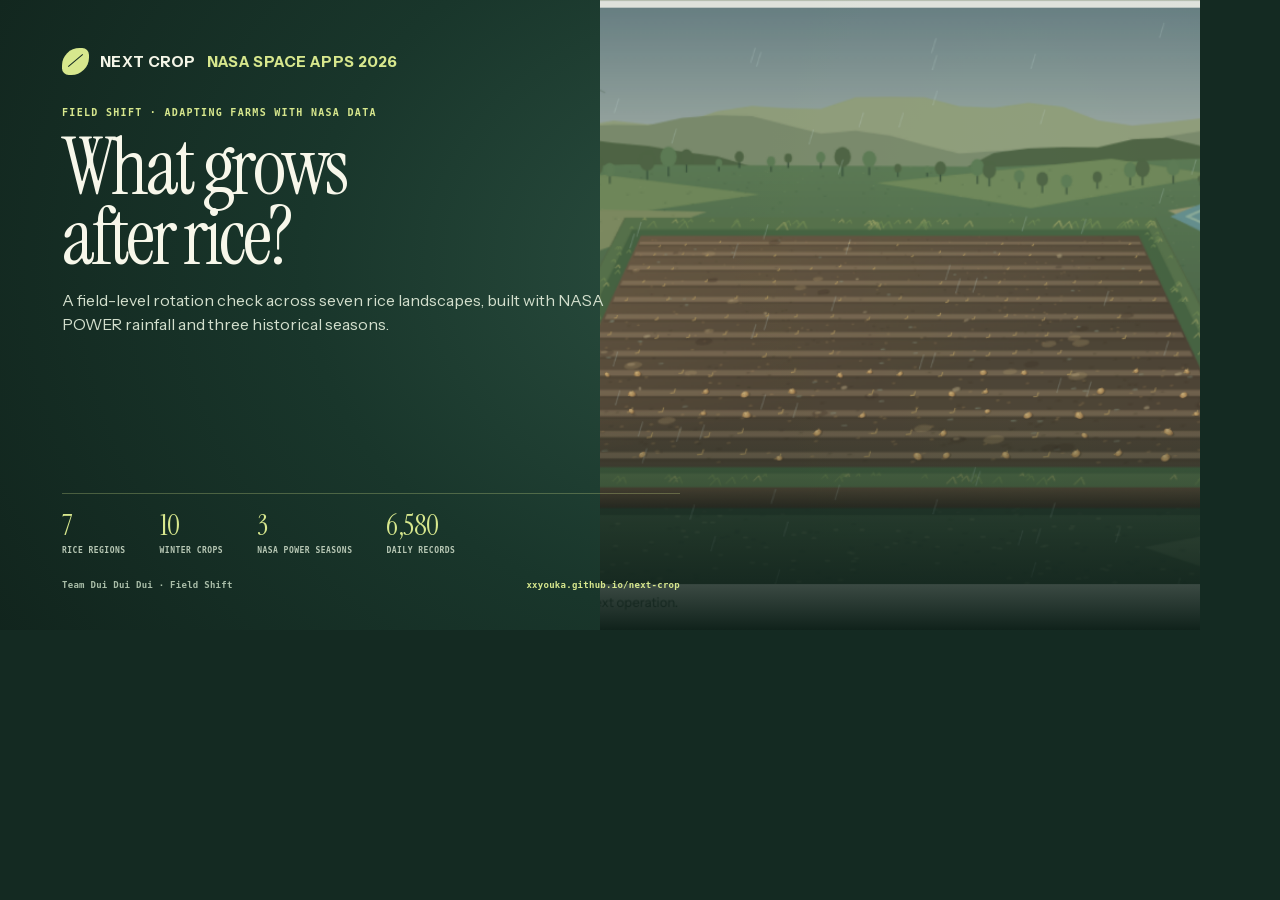
<file: docs/og-card.html>
<!doctype html>
<html lang="en">
<head>
  <meta charset="utf-8">
  <meta name="viewport" content="width=device-width, initial-scale=1">
  <title>Next Crop · social card</title>
  <style>
    @font-face {
      font-family: "Instrument Sans";
      src: url("../assets/fonts/instrument-sans.woff2") format("woff2");
      font-weight: 400 700;
      font-style: normal;
      font-display: swap;
    }
    @font-face {
      font-family: "Instrument Serif";
      src: url("../assets/fonts/instrument-serif.woff2") format("woff2");
      font-weight: 400;
      font-style: normal;
      font-display: swap;
    }
    :root {
      --paper: #f3f3e9;
      --ink: #f4f5e7;
      --muted: #b8c8b5;
      --leaf: #d7e78d;
      --pine: #142a22;
      --line: #66806b;
      --sans: "Instrument Sans", "Avenir Next", sans-serif;
      --serif: "Instrument Serif", Georgia, serif;
      --mono: "SFMono-Regular", "IBM Plex Mono", monospace;
    }
    * { box-sizing: border-box; }
    html, body { width: 1200px; height: 630px; margin: 0; overflow: hidden; background: var(--pine); }
    body { color: var(--ink); font-family: var(--sans); -webkit-font-smoothing: antialiased; }
    .card { position: relative; width: 1200px; height: 630px; overflow: hidden; background: radial-gradient(78% 120% at 62% 42%, #2b4f40 0%, #19362b 47%, #10221b 100%); }
    .visual { position: absolute; inset: 0 0 0 auto; width: 600px; }
    .visual img { width: 100%; height: 100%; object-fit: cover; object-position: 52% 50%; opacity: .88; }
    .visual::before { content: ""; position: absolute; inset: 0; background: linear-gradient(90deg, #142a22 0%, rgb(20 42 34 / .8) 32%, transparent 72%); }
    .visual::after { content: ""; position: absolute; inset: 0; background: linear-gradient(0deg, #10221b 0%, transparent 35%); }
    .content { position: relative; z-index: 2; width: 680px; height: 100%; padding: 48px 0 38px 62px; display: flex; flex-direction: column; }
    .brand { display: flex; align-items: center; gap: 11px; font: 800 15px/1 var(--sans); letter-spacing: .02em; }
    .brand-mark { width: 27px; height: 27px; border-radius: 65% 25% 65% 25%; background: var(--leaf); position: relative; }
    .brand-mark::after { content: ""; position: absolute; inset: 12px 4px auto; height: 1px; background: var(--pine); rotate: -40deg; }
    .brand span:last-child { color: var(--leaf); }
    .kicker { margin: 31px 0 0; color: var(--leaf); font: 700 10px/1.4 var(--mono); letter-spacing: .13em; text-transform: uppercase; }
    h1 { margin: 12px 0 15px; color: #f7f7ea; font: 400 80px/.88 var(--serif); letter-spacing: -.045em; }
    .lede { max-width: 550px; margin: 0; color: #d3dfcd; font-size: 16px; line-height: 1.5; }
    .stats { display: flex; gap: 34px; margin-top: auto; padding-top: 18px; border-top: 1px solid rgb(215 231 141 / .28); }
    .stat strong { display: block; color: var(--leaf); font: 400 28px/1 var(--serif); letter-spacing: -.02em; }
    .stat span { display: block; margin-top: 6px; color: var(--muted); font: 600 8px/1.3 var(--mono); letter-spacing: .06em; text-transform: uppercase; }
    .foot { display: flex; justify-content: space-between; gap: 20px; margin-top: 23px; color: #a9bda8; font: 600 9px/1.4 var(--mono); letter-spacing: .03em; }
    .foot span:last-child { color: var(--leaf); }
  </style>
</head>
<body>
  <div class="card">
    <div class="visual" aria-hidden="true"><img src="field-wet.png" alt=""></div>
    <div class="content">
      <div class="brand"><span class="brand-mark" aria-hidden="true"></span><span>NEXT CROP</span><span>NASA SPACE APPS 2026</span></div>
      <p class="kicker">Field Shift · Adapting farms with NASA data</p>
      <h1>What grows<br>after rice?</h1>
      <p class="lede">A field-level rotation check across seven rice landscapes, built with NASA POWER rainfall and three historical seasons.</p>
      <div class="stats" aria-hidden="true">
        <div class="stat"><strong>7</strong><span>rice regions</span></div>
        <div class="stat"><strong>10</strong><span>winter crops</span></div>
        <div class="stat"><strong>3</strong><span>NASA POWER seasons</span></div>
        <div class="stat"><strong>6,580</strong><span>daily records</span></div>
      </div>
      <div class="foot"><span>Team Dui Dui Dui · Field Shift</span><span>xxyouka.github.io/next-crop</span></div>
    </div>
  </div>
</body>
</html>
</file>
<file: styles.css>
@font-face {
  font-family: "Instrument Sans";
  src: url("assets/fonts/instrument-sans.woff2") format("woff2");
  font-weight: 400 700;
  font-style: normal;
  font-display: swap;
}
@font-face {
  font-family: "Instrument Serif";
  src: url("assets/fonts/instrument-serif.woff2") format("woff2");
  font-weight: 400;
  font-style: normal;
  font-display: swap;
}
:root {
  color-scheme: light;
  --paper: #f3f3e9;
  --white: #fbfbf5;
  --ink: #182922;
  --muted: #4c6054;
  --line: #cdd3c4;
  --pine: #233f31;
  --leaf: #d7e78d;
  --sans: "Instrument Sans", "Avenir Next", "PingFang SC", system-ui, sans-serif;
  --serif: "Instrument Serif", "Iowan Old Style", "Songti SC", Georgia, serif;
  --mono: "IBM Plex Mono", "SF Mono", ui-monospace, monospace;
}
*, *::before, *::after { box-sizing: border-box; }
html { scroll-padding-block-start: 5.5rem; scroll-behavior: smooth; scrollbar-color: #9bad85 var(--paper); scrollbar-width: thin; }
::selection { background: #d7e78d; color: var(--ink); }
body {
  margin: 0;
  background:
    radial-gradient(72rem 34rem at 68% -8%, #fbfbf2 0%, transparent 62%),
    var(--paper);
  color: var(--ink);
  font: 1rem/1.5 var(--sans);
  font-kerning: normal;
}
body::after {
  content: "";
  position: fixed;
  inset: 0;
  z-index: 3;
  pointer-events: none;
  opacity: .034;
  mix-blend-mode: soft-light;
  background-image: url("data:image/svg+xml,%3Csvg xmlns='http://www.w3.org/2000/svg' width='160' height='160'%3E%3Cfilter id='n'%3E%3CfeTurbulence type='fractalNoise' baseFrequency='.82' numOctaves='2' stitchTiles='stitch'/%3E%3C/filter%3E%3Crect width='100%25' height='100%25' filter='url(%23n)' opacity='.55'/%3E%3C/svg%3E");
  background-size: 160px 160px;
  background-repeat: repeat;
}
button, select, input { font: inherit; }
a { color: inherit; }
button { cursor: pointer; }
button, a, input, select, [tabindex]:focus-visible { outline-offset: 4px; }
:focus-visible { outline: 2px solid #4c661c; }
.place-button, .globe-pin, .field-crop, .field-stages button, .strategy-button, .season-cell, .quiet, .play, .primary, #language {
  transition: background-color .18s ease, border-color .18s ease, color .18s ease, box-shadow .18s ease;
}
@keyframes settle { from { translate: 0 12px; } to { translate: 0 0; } }
@keyframes globe-settle { from { translate: 0 10px; scale: .988; } to { translate: 0 0; scale: 1; } }
@keyframes halo-breathe { 0%, 100% { opacity: .82; scale: 1; } 50% { opacity: 1; scale: 1.012; } }
@keyframes hero-glow { from { translate: 0 0; scale: 1; } to { translate: -8% 6%; scale: 1.08; } }
.atlas-kicker, .atlas h1, .atlas-lede, .atlas-source, .atlas-intro .primary { animation: settle .6s cubic-bezier(.2,.75,.2,1) both; }
.atlas h1 { animation-delay: .04s; }
.atlas-lede { animation-delay: .08s; }
.atlas-source { animation-delay: .12s; }
.atlas-intro .primary { animation-delay: .16s; }
.atlas-places .place-button { animation: settle .55s cubic-bezier(.2,.75,.2,1) both; }
.atlas-places .place-button:nth-child(2) { animation-delay: .06s; }
.atlas-places .place-button:nth-child(3) { animation-delay: .12s; }
.atlas-places .place-button:nth-child(4) { animation-delay: .18s; }
.globe-stage { animation: globe-settle .7s cubic-bezier(.2,.75,.2,1) both; }
.globe-stage::before { animation: halo-breathe 7s ease-in-out infinite; }
.reveal { opacity: 0; translate: 0 12px; transition: opacity .55s ease, translate .55s cubic-bezier(.2,.75,.2,1); }
.reveal.is-revealed { opacity: 1; translate: 0 0; }
.field-main.reveal, .settings.reveal { transition-delay: .04s; }
.field-sidebar.reveal, .results.reveal { transition-delay: .12s; }
.source-grid.reveal { transition-delay: .08s; }
.field.site-change .field-main, .field.site-change .field-sidebar { animation: field-change .5s cubic-bezier(.2,.75,.2,1) both; }
.field.arrived .field-heading, .workspace.arrived > .section-heading, .sources.arrived > h2 { animation: section-arrive .5s cubic-bezier(.2,.75,.2,1) both; }
.shift-compare:not([hidden]) > div { animation: compare-in .45s cubic-bezier(.2,.75,.2,1) both; }
.shift-compare:not([hidden]) .shift-next { animation-delay: .07s; }
@keyframes compare-in { from { opacity: 0; translate: 0 6px; } to { opacity: 1; translate: 0 0; } }
@keyframes field-change { from { opacity: .3; translate: 0 12px; } to { opacity: 1; translate: 0 0; } }
@keyframes section-arrive { from { opacity: .35; translate: 0 10px; } to { opacity: 1; translate: 0 0; } }
h1, h2, h3, p, figure { margin: 0; }
h2, h3 { text-wrap: balance; }
p { text-wrap: pretty; }
img { display: block; width: 100%; height: auto; }
.shell { width: min(calc(100% - clamp(2rem, 4vw, 5rem)), 128rem); margin-inline: auto; }
.skip, .visually-hidden { position: absolute; inline-size: 1px; block-size: 1px; clip-path: inset(50%); overflow: hidden; white-space: nowrap; }
.skip:focus { inset: .5rem auto auto .5rem; z-index: 5; inline-size: auto; block-size: auto; clip-path: none; background: white; padding: .6rem; }
.top { position: sticky; top: 0; z-index: 4; border-bottom: 1px solid var(--line); background: rgb(243 243 233 / .97); backdrop-filter: blur(12px); }
.scroll-progress { position: absolute; inset: auto 0 -1px; block-size: 2px; background: var(--pine); opacity: .75; transform: scaleX(var(--progress, 0)); transform-origin: left center; pointer-events: none; }
.top-inner, nav, .brand { display: flex; align-items: center; }
.top-inner { min-height: 4.5rem; justify-content: space-between; gap: .75rem; }
.brand { gap: .65rem; text-decoration: none; font-size: 1.125rem; font-weight: 800; white-space: nowrap; }
.brand-mark { width: 1.7rem; height: 1.7rem; border-radius: 65% 25% 65% 25%; background: var(--pine); position: relative; }
.brand-mark::after { content: ""; position: absolute; inset: .72rem .28rem auto; height: 1px; background: var(--leaf); rotate: -40deg; }
nav { position: relative; gap: clamp(.55rem, 2.8vw, 2.35rem); font-size: .875rem; font-weight: 650; }
.nav-links { display: flex; align-items: center; gap: clamp(.55rem, 2.8vw, 2.35rem); }
.nav-toggle { display: none; align-items: center; justify-content: center; inline-size: 2.15rem; block-size: 2.15rem; padding: 0; border: 1px solid var(--line); border-radius: .32rem; background: transparent; color: var(--ink); font-size: 1rem; line-height: 1; }
.nav-toggle:hover { background: #e9eddd; }
.nav-toggle-icon::before { content: "☰"; }
nav.is-open .nav-toggle-icon::before { content: "×"; }
.nav-marker { position: absolute; inset-block-start: auto; inset-block-end: .38rem; inset-inline-start: 0; z-index: 0; block-size: 2px; inline-size: 0; border-radius: 999px; background: #6f8a58; translate: 0 0; pointer-events: none; }
nav a, #language { position: relative; z-index: 1; }
.nav-marker { transition: translate .26s cubic-bezier(.2,.75,.2,1), inline-size .26s cubic-bezier(.2,.75,.2,1); }
nav a { text-decoration: none; }
nav a:hover { text-decoration: underline; text-underline-offset: .28em; }
nav a[aria-current="location"] { color: var(--ink); }
#language, .quiet { color: var(--pine); background: transparent; border: 1px solid var(--line); border-radius: .35rem; padding: .43rem .66rem; }
#language:hover, .quiet:hover { background: #e9eddd; }

.eyebrow { font: 650 .74rem/1.4 var(--mono); letter-spacing: .065em; text-transform: uppercase; }
h1 { font: 500 clamp(3rem, 6vw, 7rem)/.98 var(--serif); letter-spacing: -.055em; text-wrap: balance; white-space: pre-line; }
:lang(zh-Hans) h1 { font-size: clamp(2.45rem, 5.25vw, 6rem); line-height: 1.13; letter-spacing: -.055em; }
.intro { max-width: 33rem; margin-top: 1.25rem; color: var(--muted); font-size: clamp(1rem, 1.35vw, 1.18rem); }
.primary { display: inline-flex; align-items: center; gap: 1.2rem; margin-top: 1.5rem; padding: .72rem 1rem; color: var(--white); background: var(--pine); border-radius: .38rem; text-decoration: none; font-weight: 680; }
.primary:hover { background: #365b3f; box-shadow: 0 10px 22px -16px #18292299; }
.primary span:last-child { color: var(--leaf); transition: translate .2s ease; }
.primary:hover span:last-child { translate: 3px -3px; }
figcaption { display: flex; justify-content: space-between; flex-wrap: wrap; gap: .15rem 1rem; padding: .54rem .42rem .15rem; color: var(--muted); font-size: .76rem; }
time { font-family: var(--mono); }

.workspace { padding-block: clamp(2.2rem, 5vw, 4.8rem) 0; }
.section-heading { display: flex; justify-content: space-between; align-items: baseline; flex-wrap: wrap; gap: .3rem 1rem; padding-bottom: .85rem; border-bottom: 1px solid #8e9e87; }
h2 { font: 500 clamp(1.9rem, 3vw, 3.3rem)/1.13 var(--serif); letter-spacing: -.035em; }
.section-context { color: var(--muted); font: 600 .75rem/1.4 var(--mono); }
.section-lede { max-width: 52rem; margin-top: .4rem; color: var(--muted); font-size: .86rem; line-height: 1.45; }
.planner-grid { display: grid; grid-template-columns: minmax(15rem, 1fr) minmax(0, 2.4fr); gap: 1rem; margin-top: 1rem; align-items: start; }
.settings, .results { min-width: 0; }
.settings-column { display: grid; align-content: start; gap: 1rem; min-width: 0; }
.settings { background: var(--white); border: 1px solid var(--line); border-radius: .5rem; padding: clamp(.9rem, 2vw, 1.35rem); display: grid; box-shadow: inset 0 1px 0 #ffffffb8; }
.reading-guide { background: var(--white); border: 1px solid var(--line); border-radius: .5rem; padding: clamp(.9rem, 2vw, 1.35rem); box-shadow: inset 0 1px 0 #ffffffb8; }
.reading-guide h3 { margin-bottom: .55rem; }
.reading-guide dl { display: grid; gap: .62rem; margin: 0; }
.reading-guide dl div { display: grid; gap: .18rem; }
.reading-guide dt { display: flex; }
.reading-guide dd { margin: 0; color: var(--muted); font-size: .78rem; line-height: 1.4; }
.reading-guide p { margin-top: .7rem; padding-top: .6rem; border-top: 1px solid var(--line); color: var(--muted); font-size: .76rem; line-height: 1.45; }
.field-shift {
  display: grid;
  grid-template-areas: "intro" "compare" "status" "actions";
  gap: 0 clamp(1.5rem, 4vw, 4rem);
  margin-top: 1rem;
  padding: clamp(.9rem, 2.2vw, 1.65rem);
  border: 1px solid #b6c5a4;
  border-radius: .5rem;
  background: #f4f6e9;
}
.shift-intro { grid-area: intro; }
.shift-intro h3 { margin-bottom: .32rem; font-size: clamp(1.16rem, 2vw, 1.45rem); }
.shift-intro p { max-width: 45ch; color: var(--muted); font-size: .88rem; line-height: 1.4; }
.shift-actions { grid-area: actions; align-self: end; display: flex; flex-wrap: wrap; gap: .42rem; margin-top: .75rem; }
.shift-actions .quiet { display: inline-flex; align-items: center; min-height: 2.65rem; font-weight: 700; text-decoration: none; }
.shift-actions .shift-apply { background: var(--pine); border-color: var(--pine); color: var(--white); }
.shift-actions .shift-apply:hover { background: #365b3f; }
.shift-compare { grid-area: compare; display: grid; grid-template-columns: minmax(0, 1fr) auto minmax(0, 1fr); gap: .38rem; align-content: center; margin-top: .75rem; }
.shift-context, .shift-metric { grid-column: 1 / -1; }
.shift-context { color: var(--ink); font-size: .88rem; font-weight: 730; }
.shift-metric { margin-bottom: .2rem; color: var(--muted); font-size: .77rem; }
.shift-compare > div { min-width: 0; padding: clamp(.5rem, 1.2vw, .92rem); border: 1px solid var(--line); border-radius: .38rem; background: var(--white); }
.shift-compare > .shift-next { border-color: #a9bd83; background: #e7efcf; }
.shift-compare > div span { display: block; color: var(--muted); font: 700 .66rem/1.3 var(--mono); letter-spacing: .035em; text-transform: uppercase; }
.shift-compare strong { display: block; margin-top: .12rem; font: 500 clamp(1.34rem, 5.5vw, 2.75rem)/1.05 var(--serif); letter-spacing: -.035em; }
.shift-compare small { display: block; margin-top: .35rem; color: var(--muted); font: 600 .72rem/1.3 var(--mono); }
.shift-arrow { align-self: center; color: #587050; font: 700 clamp(.9rem, 2vw, 1.15rem)/1 var(--mono); }
.shift-status { grid-area: status; font-size: .85rem; line-height: 1.4; }
.shift-status:not(:empty) { margin-top: .75rem; }
.shift-status[data-state="fits"] { color: #3f5f2a; }
.shift-status[data-state="review"] { color: #8a5a1f; }
@media (min-width: 52rem) {
  .field-shift:has(.shift-compare:not([hidden])) {
    grid-template-columns: minmax(0, 1fr) minmax(0, 1.15fr);
    grid-template-areas: "intro compare" "status compare" "actions compare";
  }
  .shift-compare { margin-top: 0; }
}
.settings-head, .range-label, .detail-head { display: flex; justify-content: space-between; align-items: baseline; flex-wrap: wrap; gap: .28rem .55rem; }
h3 { font-weight: 740; font-size: 1.1rem; }
.quiet { font-size: .8rem; min-height: 2.1rem; }
.settings label { font-size: .88rem; font-weight: 675; margin-top: .92rem; }
output { font: 700 .74rem/1.4 var(--mono); color: #425e31; }
.settings input { width: 100%; accent-color: #527432; margin: .15rem 0 0; min-height: 1.6rem; cursor: pointer; }
.settings select { width: 100%; margin-top: .26rem; min-height: 2.65rem; border: 1px solid var(--line); border-radius: .3rem; background: white; color: var(--ink); padding: .35rem .55rem; }
.summary { background: var(--pine); color: #f8f8ec; padding: 1rem clamp(.9rem, 2.2vw, 1.45rem); border-radius: .5rem .5rem 0 0; box-shadow: inset 0 1px 0 rgb(255 255 255 / .12), 0 18px 36px -30px rgb(24 41 34 / .55); }
.summary .eyebrow { color: var(--leaf); }
#summary-title { margin-top: .22rem; font-size: clamp(1.13rem, 1.75vw, 1.5rem); font-weight: 700; line-height: 1.2; }
#summary-detail { color: #e1eadc; margin-top: .4rem; font-size: .88rem; }
.table-scroll { overflow: auto; border: 1px solid var(--line); background: var(--white); }
table { width: 100%; border-collapse: collapse; text-align: left; }
thead { background: #e8ecdf; color: var(--muted); }
th, td { padding: .63rem clamp(.55rem, 1.4vw, 1.05rem); vertical-align: middle; border-bottom: 1px solid var(--line); }
thead th { white-space: nowrap; font-size: .78rem; }
tbody tr:last-child :is(th, td) { border-bottom: 0; }
tbody tr[data-active="true"] { background: #edf1dd; }
.strategy-button { min-height: 2.45rem; text-align: left; display: flex; gap: .45rem; align-items: center; padding: .2rem .1rem; color: var(--ink); background: transparent; border: 0; white-space: nowrap; font-weight: 760; }
.strategy-button:hover { text-decoration: underline; }
.swatch { flex: 0 0 .55rem; width: .55rem; height: .55rem; border-radius: 50%; background: var(--swatch); }
.window-cell, .rain-cell { white-space: nowrap; font: 550 .75rem/1.4 var(--mono); }
.status { display: inline-block; background: #e5e9e2; color: #35493c; border-radius: .25rem; padding: .23rem .43rem; font-size: .76rem; font-weight: 730; white-space: nowrap; }
.status[data-state="fits"] { background: #dceabc; color: #33471c; }
.status[data-state="review"] { background: #f4e4b8; color: #614810; }
.status[data-state="conflict"] { background: #f4ddd3; color: #763723; }
.status[data-state="wet"] { background: #dce9ef; color: #24495a; }
.status[data-state="nodata"] { background: #e7e7e1; color: #5b6158; }
.table-note { color: var(--muted); font-size: .78rem; padding: .55rem .05rem .85rem; }
.detail { background: var(--white); border: 1px solid var(--line); border-radius: .5rem; padding: .9rem clamp(.75rem, 2vw, 1.3rem); font-size: .88rem; box-shadow: inset 0 1px 0 #ffffffb8; }
.detail h3 { margin-bottom: .35rem; }
.detail ul { margin: .5rem 0; padding-inline-start: 1.2rem; }
#detail-rain { color: var(--muted); }
#detail-rain:empty { display: none; }
.sources { margin-top: clamp(2.2rem, 5vw, 4.5rem); border-top: 1px solid #8e9e87; padding-block: 1.05rem 2rem; }
.source-grid { display: grid; grid-template-columns: repeat(3, minmax(0, 1fr)); gap: 1rem 2rem; margin-top: 1rem; }
.source-grid p, .source-grid a { font-size: .85rem; }
.source-grid p { margin-block: .3rem .55rem; color: var(--muted); }
.source-grid a { font-weight: 700; color: #365b36; }
.footer { border-top: 1px solid var(--line); color: var(--muted); font-size: .75rem; padding-block: .9rem; display: flex; flex-wrap: wrap; justify-content: space-between; align-items: center; gap: .45rem 1rem; }
body.dialog-open { overflow: hidden; }
.brief {
  width: min(54rem, calc(100% - 2rem));
  max-height: min(52rem, 88vh);
  margin: auto;
  padding: 0;
  overflow: auto;
  border: 0;
  border-radius: .65rem;
  background: var(--paper);
  color: var(--ink);
  box-shadow: 0 2rem 6rem #0b171266;
}
.brief::backdrop { background: #0b1712b8; backdrop-filter: blur(4px); }
.brief-inner { padding: clamp(1.2rem, 3vw, 2.2rem); }
.brief-head { display: flex; justify-content: space-between; align-items: start; gap: 1rem; }
.brief-close { flex: none; width: 2.5rem; height: 2.5rem; padding: 0; border: 1px solid var(--line); border-radius: 50%; background: var(--white); color: var(--ink); font-size: 1.45rem; line-height: 1; }
.brief-close:hover { background: #e9eddd; }
.brief h2 { margin: .35rem 0 .75rem; font: 500 clamp(2rem, 4vw, 3.2rem)/1.05 var(--serif); letter-spacing: -.04em; }
.brief-lede { max-width: 44rem; color: var(--muted); font-size: .95rem; }
.brief-team { margin-top: .45rem; color: var(--muted); font: 600 .68rem/1.4 var(--mono); letter-spacing: .03em; }
.brief-stats { display: grid; grid-template-columns: repeat(4, minmax(0, 1fr)); gap: .5rem; margin: 1.2rem 0; padding-block: .8rem; border-block: 1px solid var(--line); }
.brief-stat strong { display: block; font: 500 2.1rem/1 var(--serif); letter-spacing: -.03em; }
.brief-stat span { display: block; margin-top: .2rem; color: var(--muted); font: 600 .68rem/1.3 var(--mono); }
.brief-grid { display: grid; grid-template-columns: repeat(3, minmax(0, 1fr)); gap: 1rem 1.4rem; }
.brief h3 { margin-bottom: .25rem; font-size: .95rem; }
.brief p, .brief li { color: var(--muted); font-size: .84rem; line-height: 1.55; }
.brief-method, .brief-demo { margin-top: 1rem; padding-top: .9rem; border-top: 1px solid var(--line); }
.brief-demo ol { margin: .4rem 0 0; padding-inline-start: 1.2rem; }
.brief-demo li { margin-bottom: .25rem; }
.brief-actions {
  position: sticky;
  bottom: 0;
  z-index: 2;
  display: flex;
  flex-wrap: wrap;
  gap: .6rem;
  margin-top: .8rem;
  padding-block: .8rem .2rem;
  background: var(--paper);
  border-top: 1px solid var(--line);
}
.brief-actions .primary { margin-top: 0; border: 0; }
.brief-actions a.quiet { display: inline-flex; align-items: center; min-height: 2.65rem; text-decoration: none; }
@media (max-width: 34rem) {
  .brief { width: calc(100% - 1rem); max-height: 92vh; }
  .brief-inner { padding: 1rem; }
  .brief h2 { font-size: 2rem; }
  .brief-stats { grid-template-columns: repeat(2, minmax(0, 1fr)); }
  .brief-grid { grid-template-columns: 1fr; }
}
@media (max-width: 60rem) {
  .planner-grid { grid-template-columns: minmax(13rem, .8fr) minmax(0, 1.65fr); }
}
@media (max-width: 48rem) {
  .planner-grid { display: flex; flex-direction: column; align-items: stretch; }
  .settings-column { display: contents; }
  .planner-grid .settings { order: 1; }
  .planner-grid .results { order: 2; }
  .planner-grid .reading-guide { order: 3; }
  .nav-toggle { display: inline-flex; }
  .nav-marker { display: none; }
  .nav-links { display: none; position: absolute; inset-block-start: calc(100% + 1rem); inset-inline-end: 0; z-index: 5; min-inline-size: 12rem; padding: .35rem; flex-direction: column; align-items: stretch; gap: .08rem; border: 1px solid var(--line); border-radius: .45rem; background: var(--white); box-shadow: 0 18px 38px -22px rgb(24 41 34 / .5); }
  nav.is-open .nav-links { display: flex; }
  .nav-links a { display: block; padding: .62rem .7rem; border-radius: .28rem; font-size: .9rem; white-space: nowrap; }
  .nav-links a:hover, .nav-links a[aria-current="location"] { background: #edf1dd; text-decoration: none; }
}
@media (max-width: 34rem) {
  .shell { width: calc(100% - 1.75rem); }
  .top-inner { min-height: 3.8rem; }
  .brand { font-size: .98rem; gap: .4rem; }
  .brand-mark { width: 1.4rem; height: 1.4rem; }
  .brand-mark::after { inset-block-start: .59rem; }
  nav { font-size: .78rem; }
  #language { padding: .35rem .45rem; }
  .source-grid { grid-template-columns: 1fr; }
}

.heading-actions { display: flex; flex-wrap: wrap; align-items: center; gap: .5rem; margin-inline-start: auto; }
.heading-actions .quiet { min-height: 2.65rem; font-weight: 700; }
.heading-actions .demo { margin-inline-start: 0; }
.demo { min-height: 2.65rem; font-weight: 700; margin-inline-start: auto; }
.season-check { border-top: 1px solid var(--line); padding-top: .85rem; margin-bottom: .85rem; }
.season-check .detail-head { align-items: baseline; }
.season-scroll { margin-top: .55rem; border: 0; background: transparent; }
.season-table { width: 100%; border-collapse: collapse; }
.season-table th, .season-table td { padding: .42rem .45rem; }
.season-table thead { background: transparent; }
.season-table thead th { font: 700 .7rem/1.3 var(--mono); color: var(--muted); text-align: left; white-space: nowrap; border-bottom: 1px solid #8e9e87; }
.season-table thead th:not(:first-child) { text-align: center; }
.season-table thead th[data-active="true"] { color: var(--ink); box-shadow: inset 0 -2px 0 #9bad85; }
.season-table tbody th { text-align: left; font-weight: 400; }
.season-table td { text-align: center; }
.season-table tbody th, .season-table tbody td { border-bottom: 1px solid #d8ddcf; }
.season-table tbody tr[data-active="true"] { background: #edf1dd; }
.season-name { display: inline-flex; align-items: center; gap: .42rem; font-size: .78rem; font-weight: 720; line-height: 1.25; }
.season-name .swatch { flex: 0 0 .5rem; width: .5rem; height: .5rem; }
.season-cell { width: 100%; min-height: 3rem; display: grid; justify-items: center; gap: .16rem; padding: .28rem .2rem; background: transparent; border: 1px solid transparent; border-radius: .28rem; }
.season-cell:hover { background: #f0f3e7; }
.season-cell[data-active="true"] { background: #e8edda; border-color: #9bad85; }
.season-cell .status { white-space: normal; font-size: .66rem; line-height: 1.2; padding: .16rem .34rem; }
.season-rain { font: 600 .66rem/1.2 var(--mono); color: var(--muted); white-space: nowrap; }
.season-bar { position: relative; inline-size: min(100%, 5rem); block-size: 4px; margin-top: .12rem; overflow: hidden; border-radius: 999px; background: #e1e6d8; }
.season-bar::after { content: ""; position: absolute; inset: 0 auto 0 75%; inline-size: 1px; background: #829072; opacity: .7; }
.season-bar-fill { display: block; block-size: 100%; inline-size: 0; min-inline-size: 2px; border-radius: inherit; background: #6f8a58; transition: inline-size .25s ease; }
.season-cell[data-state="wet"] .season-bar-fill { background: #b17d2c; }
.season-cell[data-state="conflict"] .season-bar-fill { background: #a95b48; }
.season-cell[data-state="nodata"] .season-bar-fill { background: #8b9482; }
.season-cell[data-state="baseline"] .season-bar { display: none; }
.season-scale { margin-top: .28rem; color: var(--muted); font: 600 .64rem/1.3 var(--mono); }
.detail-title-group { display: grid; gap: .06rem; }
.detail-kicker { color: var(--muted); font: 700 .62rem/1.2 var(--mono); letter-spacing: .06em; text-transform: uppercase; }
.season-note { margin-top: .45rem; color: var(--muted); font-size: .75rem; line-height: 1.45; }
.timeline { background: var(--white); border: 1px solid var(--line); border-radius: .5rem; padding: .85rem clamp(.65rem, 2vw, 1.3rem); margin-bottom: .75rem; box-shadow: inset 0 1px 0 #ffffffb8; }
.timeline-rows { --label-width: clamp(4.8rem, 12vw, 10rem); display: grid; gap: .32rem; margin-block: .65rem; }
.timeline-axis { margin-left: var(--label-width); position: relative; height: 1.1rem; }
.timeline-axis span { position: absolute; transform: translateX(-50%); color: var(--muted); font: 600 .64rem/1.2 var(--mono); }
.timeline-axis span:first-child { transform: none; }
.timeline-row { display: grid; grid-template-columns: var(--label-width) minmax(0, 1fr); align-items: center; }
.timeline-name { font-size: .74rem; line-height: 1.18; padding-right: .25rem; }
.timeline-track { position: relative; min-height: 1.25rem; background: #edf0e5; border-radius: .18rem; }
.timeline-track::after { content: ""; position: absolute; z-index: 1; inset: 0 auto 0 var(--rice); border-left: 2px solid var(--pine); }
.timeline-bar, .timeline-prep { position: absolute; top: .33rem; height: .59rem; background: var(--crop); }
.timeline-bar { border-radius: .18rem 0 0 .18rem; }
.timeline-prep { background: repeating-linear-gradient(135deg, #818e73 0 2px, #e1e7d6 2px 4px); }
.timeline-legend { display: flex; flex-wrap: wrap; gap: .28rem 1rem; font-size: .72rem; color: var(--muted); }
.timeline-legend span::before { content: ""; display: inline-block; margin-right: .35rem; width: .62rem; height: .47rem; background: #775297; }
.timeline-legend span:nth-child(2)::before { background: repeating-linear-gradient(135deg, #818e73 0 2px, #e1e7d6 2px 4px); }
.timeline-legend span:nth-child(3)::before { width: 2px; background: var(--pine); }

@media (max-width: 34rem) {
  th, td { padding-inline: .42rem; }
  thead th, .strategy-button, .status { white-space: normal; }
  .strategy-button { font-size: .86rem; }
  .window-cell, .rain-cell { font-size: .68rem; }
  .status { font-size: .69rem; }
  .section-lede { font-size: .82rem; }
  .atlas-source { font-size: .66rem; }
  .season-table th, .season-table td { padding: .38rem .28rem; }
  .season-name { font-size: .7rem; gap: .32rem; }
  .season-cell .status { font-size: .6rem; padding: .14rem .26rem; }
  .season-rain { font-size: .62rem; }
  .timeline-axis span:nth-child(even) { display: none; }
}

.atlas {
  background: radial-gradient(ellipse at 74% 47%, #234438 0%, #162e27 47%, #14241e 81%);
  color: #f4f5e7;
  position: relative;
  overflow: hidden;
  isolation: isolate;
  border: 1px solid rgb(255 255 255 / .08);
  box-shadow: inset 0 1px 0 rgb(255 255 255 / .08), 0 40px 80px -54px rgb(11 23 18 / .85);
  border-radius: .72rem;
  display: grid;
  grid-template-columns: minmax(0, .96fr) minmax(0, 1.15fr);
  grid-template-areas: "intro globe" "places globe";
  grid-template-rows: auto auto;
  align-items: start;
  gap: 1rem;
  padding: clamp(1.1rem, 3.7vw, 3.75rem) clamp(1.05rem, 4.65vw, 5.5rem);
  margin-top: clamp(1rem, 2.1vw, 2rem);
}
.atlas::before { content: ""; position: absolute; z-index: 0; inset: -24% -12% auto auto; inline-size: 72%; aspect-ratio: 1; border-radius: 50%; background: radial-gradient(circle, #93af6d33, transparent 64%); filter: blur(38px); animation: hero-glow 14s ease-in-out infinite alternate; pointer-events: none; }
.atlas > * { position: relative; z-index: 1; }
.atlas.is-offscreen::before, .atlas.is-offscreen .globe-stage::before, .atlas.is-offscreen .globe-pin::after { animation-play-state: paused; }
.atlas-intro { grid-area: intro; align-self: end; }
.atlas-kicker { color: #d7e78d; letter-spacing: .075em; margin-bottom: .55rem; }
.atlas .intro { color: #cfdecd; max-width: 33rem; }
.atlas-intro .primary { min-block-size: 2.75rem; margin-top: 1rem; border: 0; background: #d7e78d; color: var(--pine); }
.atlas-intro .primary:hover { background: #e1ef9e; }
.atlas-intro .primary span:last-child { color: inherit; }
.atlas-source { display: flex; flex-wrap: wrap; align-items: baseline; gap: .25rem .9rem; margin-top: .8rem; color: #b7c9b2; font: 500 .7rem/1.5 var(--mono); max-width: 32rem; }
.text-link { display: inline-flex; align-items: center; gap: .35rem; padding: .3rem .52rem; border: 1px solid #6f8972; border-radius: .35rem; background: #dfe8b407; color: #d7e78d; font: inherit; text-decoration: none; }
.text-link:hover { background: #7c965b41; border-color: #bbd095; color: #f0f6c4; }
.atlas :focus-visible { outline-color: #e1ef9e; }
.atlas-places { grid-area: places; align-self: start; display: grid; grid-template-columns: minmax(0, 1fr); margin-top: .65rem; gap: .42rem; max-width: 48rem; }
@media (min-width: 75rem) {
  .atlas-places { grid-template-columns: repeat(2, minmax(0, 1fr)); }
}
.place-button {
  display: flex;
  justify-content: space-between;
  align-items: center;
  gap: .6rem;
  text-align: start;
  min-height: 4.15rem;
  padding: .62rem .78rem;
  border-radius: .36rem;
  border: 1px solid #6f8972;
  background: #dfe8b407;
  color: inherit;
}
.place-button:hover, .place-button[data-active="true"] { background: #7c965b41; border-color: #bbd095; }
.place-button strong, .place-button small { display: block; }
.place-button strong { font-size: .95rem; line-height: 1.22; }
.place-button small { color: #d7e0cc; margin-top: .21rem; font-size: .71rem; line-height: 1.3; }
.place-button .place-system { margin-top: .3rem; color: #b7c9ad; font: 500 .64rem/1.35 var(--mono); letter-spacing: .015em; }
.place-button > .place-arrow { color: #e3efaa; transition: translate .2s ease; }
.place-button:hover .place-arrow, .place-button:focus-visible .place-arrow { translate: 2px -2px; }
.globe-figure { grid-area: globe; min-width: 0; }
.globe-stage {
  width: min(100%, 40rem);
  aspect-ratio: 1;
  position: relative;
  margin: -1rem auto;
  isolation: isolate;
}
.globe-stage::before {
  content: "";
  position: absolute;
  inset: 1.7%;
  border-radius: 50%;
  border: 1px solid #a4c09e42;
  box-shadow: 0 0 3.5rem #99bc8124, inset 0 0 1.2rem #799a6b24;
  pointer-events: none;
}
#globe { display: block; width: 100%; height: auto; touch-action: none; cursor: grab; }
#globe:active { cursor: grabbing; }
.globe-pin {
  position: absolute;
  transform: translate(-50%, -50%);
  width: clamp(1.5rem, 2.2vw, 2rem);
  height: clamp(1.5rem, 2.2vw, 2rem);
  background: #172d268f;
  border: 1px solid #e9f6d89e;
  border-radius: 50%;
  padding: 0;
}
.globe-pin::before { content: ""; position: absolute; inset: 31%; border-radius: 50%; background: #e0efad; }
.globe-pin:hover, .globe-pin[data-active="true"] { box-shadow: 0 0 0 .19rem #e9f4ae6e; z-index: 1; }
.globe-pin[data-active="true"]::after {
  content: "";
  position: absolute;
  inset: -.3rem;
  border: 1px solid #e9f4ae55;
  border-radius: 50%;
  pointer-events: none;
  animation: pinPulse 2.6s ease-out infinite;
}
@keyframes pinPulse {
  0% { transform: scale(.86); opacity: .75; }
  70% { transform: scale(1.35); opacity: 0; }
  100% { transform: scale(1.35); opacity: 0; }
}
.globe-figure figcaption { color: #c6d7c5; margin-inline: auto; max-width: 34rem; font: 500 .7rem/1.4 var(--mono); }
.globe-figure figcaption a:hover { color: #e4f3aa; }

.field { padding-top: clamp(2.15rem, 4.5vw, 4rem); padding-bottom: clamp(2rem, 4vw, 3.5rem); }
.field-heading { align-items: end; }
.field-heading .eyebrow { color: #527042; margin-bottom: .27rem; }
.section-index, .field-eyebrow { display: flex; align-items: center; gap: .48rem; }
.section-num { color: #527042; font: 700 .68rem/1.2 var(--mono); letter-spacing: .06em; }
.section-num::after { content: "/"; margin-left: .42rem; color: #9aa892; }
.field-system { margin-top: .35rem; color: var(--muted); font: 600 .76rem/1.4 var(--mono); }
.field-back { color: #405b3c; font-size: .82rem; font-weight: 680; padding-block: .35rem; transition: color .2s ease, translate .2s ease; }
.field-back:hover { color: var(--ink); translate: 0 -1px; }
.field-layout { display: grid; grid-template-columns: minmax(0, 3fr) minmax(13.5rem, 1fr); gap: 1rem; margin-top: 1rem; align-items: start; }
.field-main { min-width: 0; }
.field-figure { background: var(--white); border: 1px solid var(--line); border-radius: .55rem .55rem 0 0; padding: .38rem; box-shadow: inset 0 1px 0 #ffffffb8, 0 1px 2px rgb(24 41 34 / .04), 0 24px 48px -42px rgb(24 41 34 / .42); }
.field-view { border-radius: .3rem; overflow: clip; position: relative; background: #899976; }
#field-art { display: block; width: 100%; height: auto; }
.field-stage, .field-illustration { position: absolute; background: #1d322af2; color: #f4f7e8; border: 1px solid #8ca18b; border-radius: .3rem; }
.field-stage { left: .64rem; top: .64rem; padding: .5rem .65rem; font-size: clamp(.68rem, 1vw, .9rem); font-weight: 690; }
.field-stage time { display: block; color: #d7e2c0; font-size: .72em; margin-top: .14rem; }
.field-illustration { right: .64rem; bottom: .64rem; padding: .31rem .43rem; font: 550 .66rem/1.3 var(--mono); }
.field-figure figcaption { padding: .49rem .45rem .35rem; min-height: 2.15rem; }
.field-controls { padding: .72rem .8rem .85rem; background: var(--white); border: 1px solid var(--line); border-top: 0; border-radius: 0 0 .55rem .55rem; box-shadow: inset 0 1px 0 #ffffffb8, 0 1px 2px rgb(24 41 34 / .04), 0 24px 48px -42px rgb(24 41 34 / .42); }
.replay-controls { display: flex; align-items: center; gap: .8rem; }
.play { min-height: 2.75rem; flex: none; border: 0; background: var(--pine); color: var(--white); padding: .45rem .74rem; border-radius: .3rem; font-size: .84rem; font-weight: 700; }
.play:hover { background: #386047; }
.scrub { flex: 1; display: grid; min-width: 0; }
.scrub label { font-size: .74rem; color: var(--muted); font-weight: 700; }
.scrub input { width: 100%; min-height: 1.8rem; margin: 0; accent-color: #507331; cursor: pointer; }
.field-stages { display: grid; grid-template-columns: repeat(auto-fit, minmax(min(6.1rem, 100%), 1fr)); gap: .32rem; margin-top: .55rem; }
.field-stages button { min-height: 2.85rem; padding: .37rem .42rem; background: #f3f5eb; color: var(--ink); border: 1px solid #cbd3bf; border-radius: .3rem; text-align: start; font-size: .74rem; line-height: 1.2; }
.field-stages small { display: block; margin-top: .16rem; font-family: var(--mono); color: #495d4f; }
.field-stages button:hover, .field-stages button[aria-pressed="true"] { background: #e1eacb; border-color: #9bad85; }
.field-sidebar { display: grid; gap: .7rem; }
.field-sidebar > .primary { justify-content: space-between; margin-top: 0; }
.field-options, .field-observation { border: 1px solid var(--line); border-radius: .48rem; background: var(--white); padding: clamp(.7rem, 1.4vw, 1.12rem); box-shadow: inset 0 1px 0 #ffffffb8; }
.field-crops { display: grid; gap: .42rem; margin-top: .7rem; }
.field-crop { min-height: 2.75rem; padding: .45rem .65rem; text-align: start; background: var(--paper); color: var(--ink); border: 1px solid #d0d7c7; border-inline-start: .24rem solid var(--crop); border-radius: .32rem; font-size: .85rem; font-weight: 710; }
.field-crop:hover, .field-crop[aria-pressed="true"] { background: #e8edda; }
.field-observation dl { display: grid; grid-template-columns: repeat(2, minmax(0, 1fr)); gap: .4rem; margin: .72rem 0 .58rem; }
.field-observation dt { font-size: .68rem; color: var(--muted); }
.field-observation dd { margin: .22rem 0 0; font: 700 clamp(.74rem, 1.2vw, 1rem)/1.3 var(--mono); white-space: nowrap; }
.field-observation .window-row { grid-column: 1 / -1; display: flex; flex-wrap: wrap; justify-content: space-between; align-items: baseline; gap: .15rem .5rem; border-top: 1px solid var(--line); padding-top: .42rem; }
.field-observation .window-row dd { margin: 0; font-size: .82rem; }
#field-window-rain[data-state="wet"] { color: #8a4a1c; }
#field-window-rain[data-state="na"] { color: var(--muted); }
.field-observation p { font-size: .73rem; color: var(--muted); }
#field-coordinates { font: 650 .71rem/1.45 var(--mono); margin-bottom: .3rem; }
#kaiping-image img { margin-block: .45rem; border-radius: .24rem; }
#kaiping-image summary { cursor: pointer; font-size: .85rem; font-weight: 700; color: #365b36; }
[hidden] { display: none !important; }

@media (max-width: 56rem) {
  .field-layout { grid-template-columns: minmax(0, 2.5fr) minmax(11rem, 1fr); }
}
@media (max-width: 43rem) {
  .atlas { grid-template-columns: minmax(0, 1fr); grid-template-areas: "intro" "globe" "places"; grid-template-rows: auto; gap: 1.35rem; }
  .atlas-places { grid-template-columns: repeat(2, minmax(0, 1fr)); margin-top: .1rem; max-width: none; }
  .place-button .place-system { display: none; }
  .globe-stage { max-width: 27rem; }
  .field-layout { grid-template-columns: minmax(0, 1fr); }
  .field-sidebar { grid-template-columns: repeat(2, minmax(0, 1fr)); }
  .field-sidebar > .primary { grid-column: 1 / -1; }
}
@media (max-width: 25rem) {
  .top-inner { flex-wrap: wrap; padding-block: .48rem; }
  nav { gap: .54rem; }
  :lang(zh-Hans) h1 { font-size: clamp(2.05rem, 9.6vw, 2.4rem); }
  .atlas-kicker { font-size: .68rem; letter-spacing: .05em; }
  .field-observation dl { grid-template-columns: 1fr; }
  .field-stage { top: .33rem; left: .33rem; }
  .field-illustration { bottom: .33rem; right: .33rem; }
}

.crop-closeup { margin-top: .72rem; border: 1px solid var(--line); border-radius: .3rem; overflow: clip; }
.crop-closeup canvas { display: block; width: 100%; height: auto; }
.crop-closeup figcaption { padding: .28rem .45rem; font-size: .68rem; }


@media (max-width: 43rem) {
  .field-options { grid-column: 1 / -1; }
  .field-crops { grid-template-columns: repeat(3, minmax(0, 1fr)); }
  .field-crop { padding-inline: .45rem; line-height: 1.25; }
  .field-observation { grid-column: 1 / -1; }
  .field-observation dl { grid-template-columns: repeat(2, minmax(0, 1fr)); }
}
</file>
